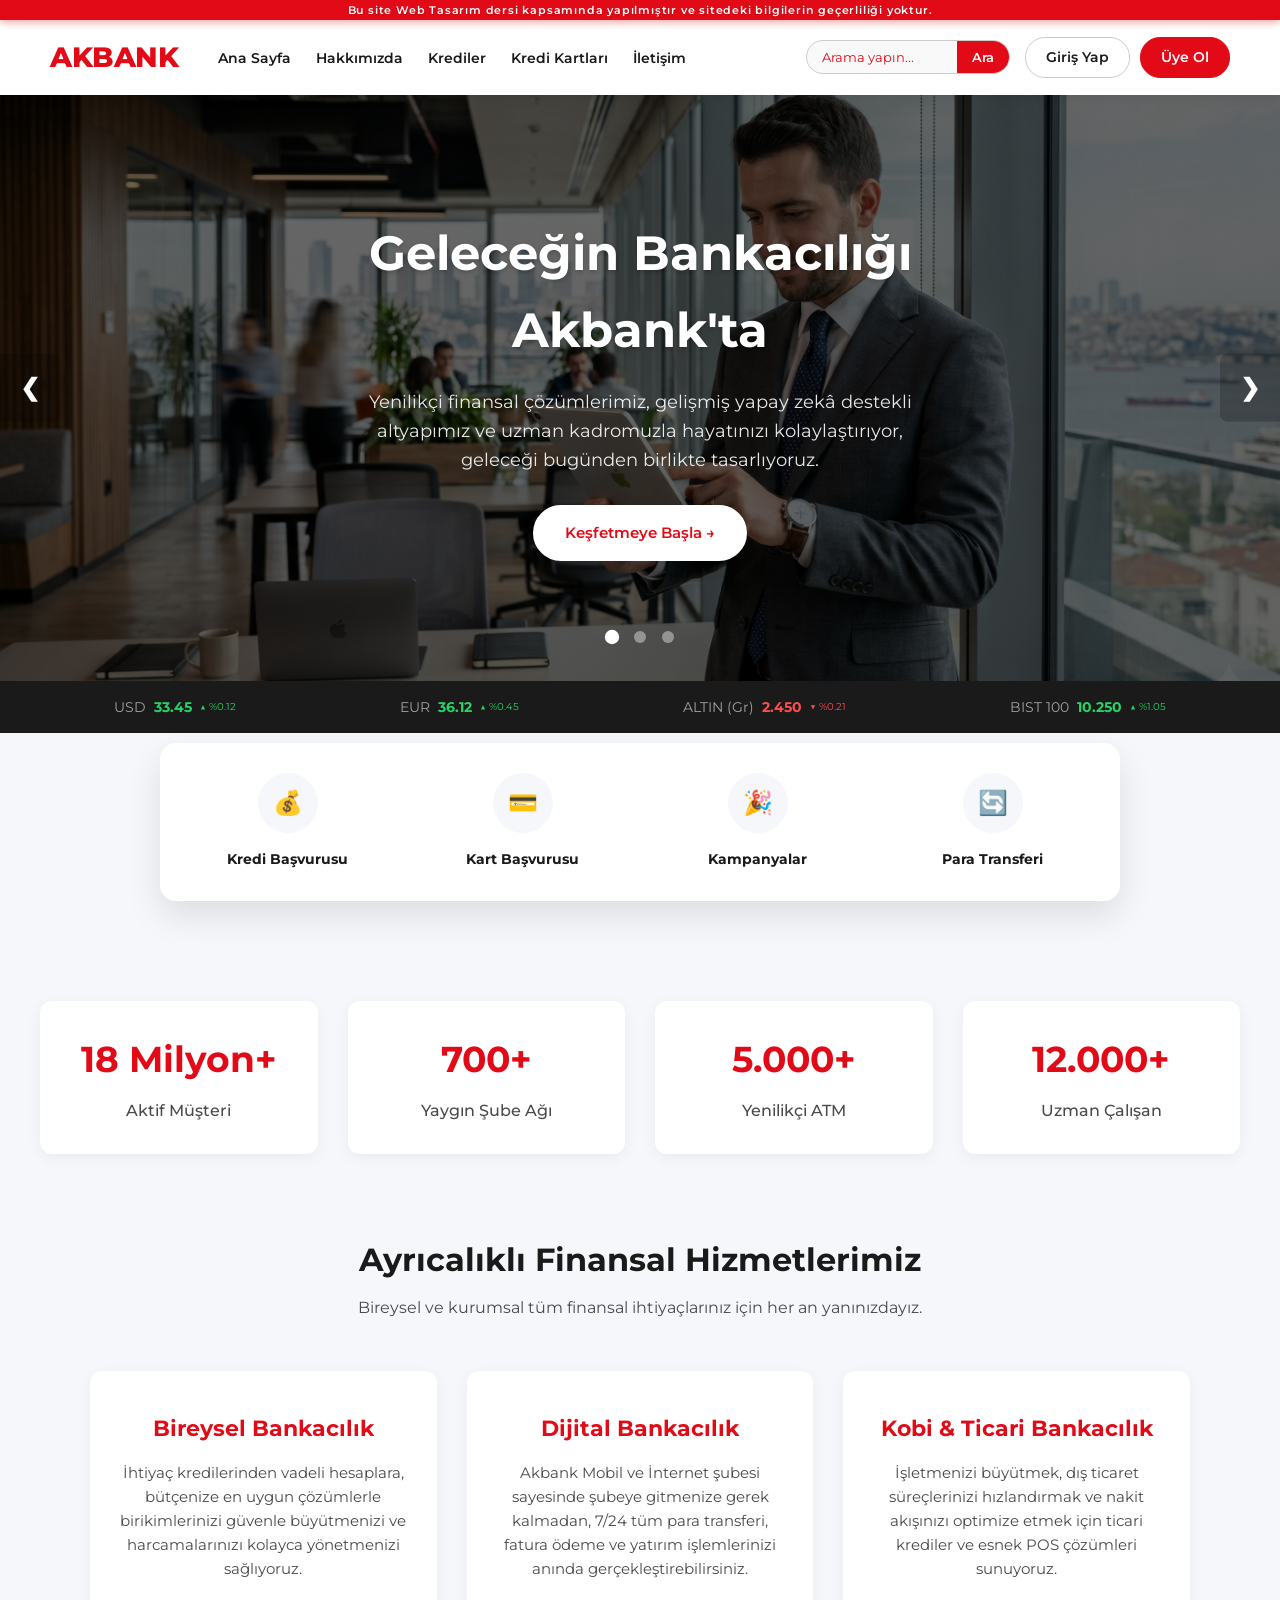
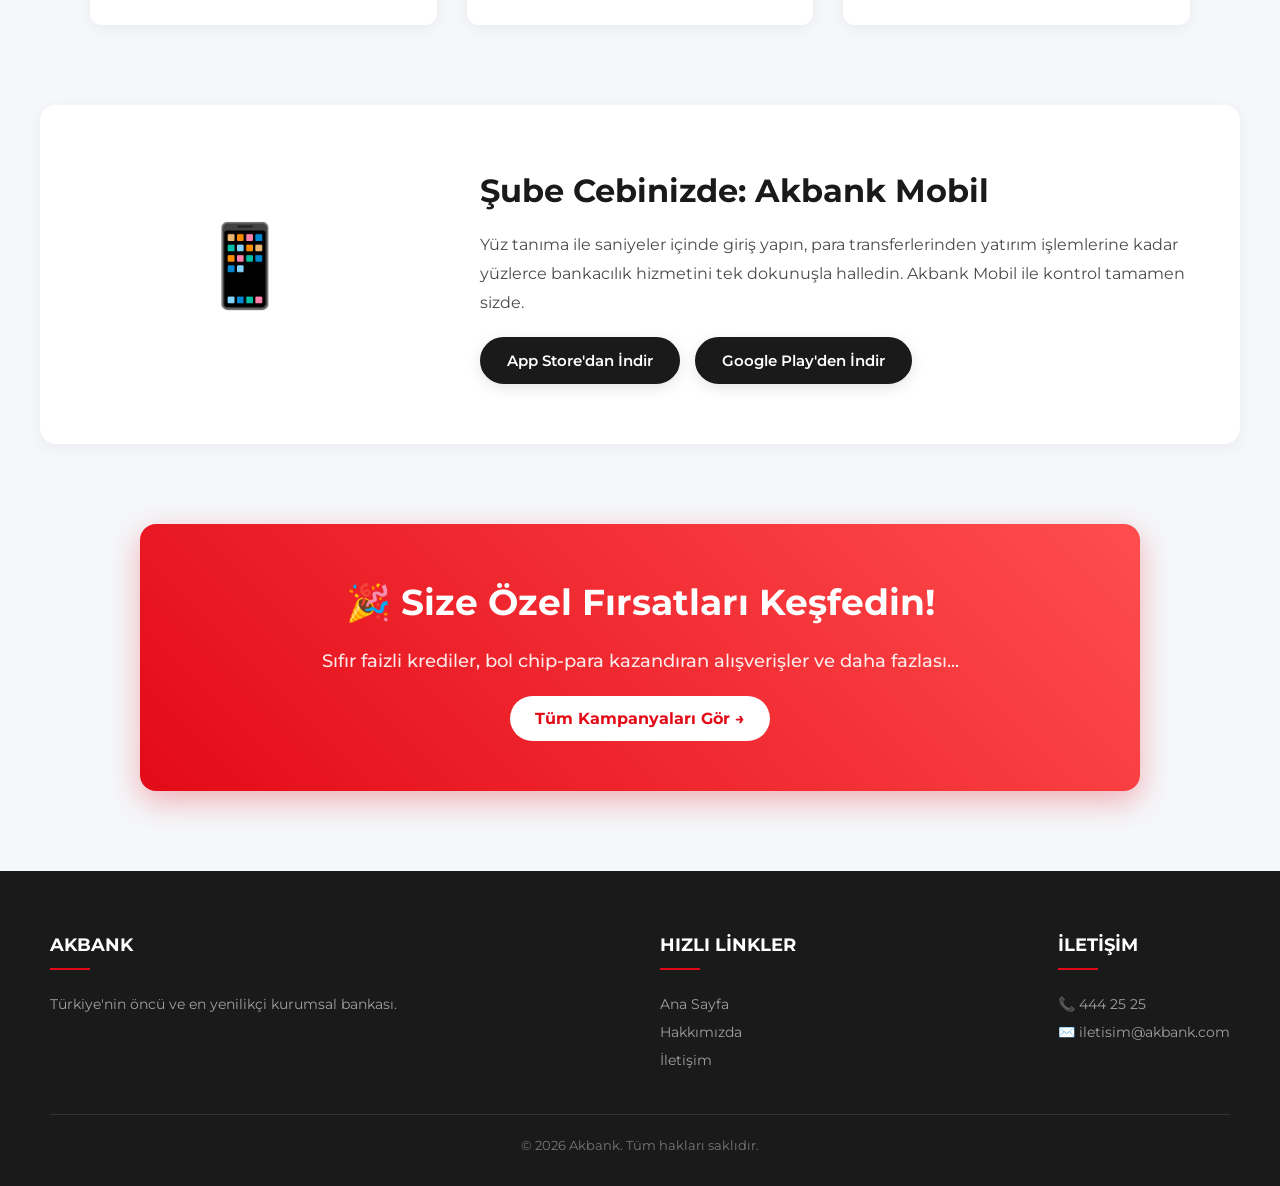
<file: index.html>
<!DOCTYPE html>
<html lang="tr">
<head>
    <meta charset="UTF-8">
    <meta name="viewport" content="width=device-width, initial-scale=1.0">
    <title>Akbank - Geleceği Birlikte Tasarlıyoruz</title>
    <link rel="stylesheet" href="css/style.css">
</head>
<body>

    <div class="top-warning">
        Bu site Web Tasarım dersi kapsamında yapılmıştır ve sitedeki bilgilerin geçerliliği yoktur.
    </div>

    <header>
        <div class="header-left">
            <div class="logo">AKBANK</div>
            <nav>
                <ul class="nav-links">
                    <li><a href="index.html">Ana Sayfa</a></li>
                    <li><a href="hakkimizda.html">Hakkımızda</a></li>
                    <li><a href="krediler.html">Krediler</a></li>
                    <li><a href="kredi-kartlari.html">Kredi Kartları</a></li>
                    <li><a href="iletisim.html">İletişim</a></li>
                </ul>
            </nav>
        </div>
        
        <div class="header-right">
            <div class="search-box">
                <input type="text" id="searchInput" placeholder="Arama yapın...">
                <button type="button" id="searchBtn">Ara</button>
            </div>
            <div id="authButtons" style="display: flex; gap: 10px;">
                <a href="#" class="auth-btn login-btn">Giriş Yap</a>
                <a href="#" class="auth-btn register-btn">Üye Ol</a>
            </div>
            <div id="userProfile" style="display: none; align-items: center; gap: 15px;">
                <span style="color: var(--akbank-red); font-weight: 500;" id="userDisplayName"></span>
                <button id="logoutBtn" class="auth-btn" style="background: #E30A17; border-color: #E30A17; cursor: pointer; color: white;">Çıkış</button>
            </div>
            <div class="hamburger" id="hamburger">
                <span></span>
                <span></span>
                <span></span>
            </div>
        </div>
    </header>

    <section class="hero-slider-container">
        <div class="hero-slider-track" id="heroSliderTrack">
            <div class="hero-slide" style="background: linear-gradient(rgba(0, 0, 0, 0.6), rgba(0, 0, 0, 0.6)), url('images/slider1.jpeg') center/cover no-repeat;">
                <div class="hero-content">
                    <h1>Geleceğin Bankacılığı Akbank'ta</h1>
                    <p>Yenilikçi finansal çözümlerimiz, gelişmiş yapay zekâ destekli altyapımız ve uzman kadromuzla hayatınızı kolaylaştırıyor, geleceği bugünden birlikte tasarlıyoruz.</p>
                    <a href="hakkimizda.html" class="btn">Keşfetmeye Başla &rarr;</a>
                </div>
            </div>
            <div class="hero-slide" style="background: linear-gradient(rgba(0, 0, 0, 0.6), rgba(0, 0, 0, 0.6)), url('images/slider2.jpeg') center/cover no-repeat;">
                <div class="hero-content">
                    <h1>Yeni Müşterilere %0 Faiz!</h1>
                    <p>Hemen Akbanklı olun, 6 ay vadeli sıfır faizli nakit avansınızı saniyeler içinde kullanmaya başlayın.</p>
                    <a href="kampanyalar.html" class="btn">Fırsatı Yakala &rarr;</a>
                </div>
            </div>
            <div class="hero-slide" style="background: linear-gradient(rgba(0, 0, 0, 0.6), rgba(0, 0, 0, 0.6)), url('images/slider3.jpeg') center/cover no-repeat;">
                <div class="hero-content">
                    <h1>Axess ile Alışverişin Keyfi</h1>
                    <p>Yüz binlerce üye iş yerinde taksit imkanı ve anında chip-para kazandıran ayrıcalıklar sizi bekliyor.</p>
                    <a href="kredi-kartlari.html#axess-kart" class="btn">Hemen Başvur &rarr;</a>
                </div>
            </div>
        </div>
        
        <a class="prev-btn" onclick="changeSlide(-1)">&#10094;</a>
        <a class="next-btn" onclick="changeSlide(1)">&#10095;</a>
        
        <div class="slider-dots">
            <span class="dot active" onclick="currentSlide(0)"></span>
            <span class="dot" onclick="currentSlide(1)"></span>
            <span class="dot" onclick="currentSlide(2)"></span>
        </div>
    </section>

    <section style="background: var(--akbank-dark); color: var(--white); padding: 15px 20px;">
        <div style="max-width: 1200px; margin: 0 auto; display: flex; justify-content: space-around; flex-wrap: wrap; font-size: 14px; gap: 15px;">
            <div style="display: flex; align-items: center; gap: 8px;">
                <span style="color: #A0A0A0;">USD</span> 
                <strong style="color: #25D366;">33.45</strong>
                <span style="font-size: 10px; color: #25D366;">▲ %0.12</span>
            </div>
            <div style="display: flex; align-items: center; gap: 8px;">
                <span style="color: #A0A0A0;">EUR</span> 
                <strong style="color: #25D366;">36.12</strong>
                <span style="font-size: 10px; color: #25D366;">▲ %0.45</span>
            </div>
            <div style="display: flex; align-items: center; gap: 8px;">
                <span style="color: #A0A0A0;">ALTIN (Gr)</span> 
                <strong style="color: #ff4d4d;">2.450</strong>
                <span style="font-size: 10px; color: #ff4d4d;">▼ %0.21</span>
            </div>
            <div style="display: flex; align-items: center; gap: 8px;">
                <span style="color: #A0A0A0;">BIST 100</span> 
                <strong style="color: #25D366;">10.250</strong>
                <span style="font-size: 10px; color: #25D366;">▲ %1.05</span>
            </div>
        </div>
    </section>

    <section style="padding: 40px 20px; max-width: 1000px; margin: -30px auto 40px auto; position: relative; z-index: 10;">
        <div style="background: #fff; border-radius: 16px; box-shadow: 0 15px 35px rgba(0,0,0,0.1); display: flex; justify-content: space-around; padding: 30px 20px; flex-wrap: wrap; gap: 20px;">
            <a href="krediler.html" style="text-decoration: none; color: var(--akbank-dark); text-align: center; flex: 1; min-width: 120px; transition: transform 0.3s ease;">
                <div style="width: 60px; height: 60px; background: #F5F7FA; border-radius: 50%; margin: 0 auto 15px auto; display: flex; align-items: center; justify-content: center; font-size: 24px; color: var(--akbank-red);">💰</div>
                <h4 style="font-size: 14px;">Kredi Başvurusu</h4>
            </a>
            <a href="kredi-kartlari.html" style="text-decoration: none; color: var(--akbank-dark); text-align: center; flex: 1; min-width: 120px; transition: transform 0.3s ease;">
                <div style="width: 60px; height: 60px; background: #F5F7FA; border-radius: 50%; margin: 0 auto 15px auto; display: flex; align-items: center; justify-content: center; font-size: 24px; color: var(--akbank-red);">💳</div>
                <h4 style="font-size: 14px;">Kart Başvurusu</h4>
            </a>
            <a href="kampanyalar.html" style="text-decoration: none; color: var(--akbank-dark); text-align: center; flex: 1; min-width: 120px; transition: transform 0.3s ease;">
                <div style="width: 60px; height: 60px; background: #F5F7FA; border-radius: 50%; margin: 0 auto 15px auto; display: flex; align-items: center; justify-content: center; font-size: 24px; color: var(--akbank-red);">🎉</div>
                <h4 style="font-size: 14px;">Kampanyalar</h4>
            </a>
            <a href="para-transferi.html" style="text-decoration: none; color: var(--akbank-dark); text-align: center; flex: 1; min-width: 120px; transition: transform 0.3s ease;">
                <div style="width: 60px; height: 60px; background: #F5F7FA; border-radius: 50%; margin: 0 auto 15px auto; display: flex; align-items: center; justify-content: center; font-size: 24px; color: var(--akbank-red);">🔄</div>
                <h4 style="font-size: 14px;">Para Transferi</h4>
            </a>
        </div>
    </section>

    <section style="padding: 20px 20px 60px 20px; background: var(--light-bg); text-align: center;">
        <div style="display: flex; justify-content: space-around; max-width: 1200px; margin: 0 auto; flex-wrap: wrap; gap: 30px;">
            <div style="background: #fff; padding: 30px; border-radius: 12px; box-shadow: var(--shadow); flex: 1; min-width: 200px;">
                <h2 style="color: var(--akbank-red); font-size: 36px;">18 Milyon+</h2>
                <p style="color: var(--akbank-gray); font-weight: 500; margin-top: 10px;">Aktif Müşteri</p>
            </div>
            <div style="background: #fff; padding: 30px; border-radius: 12px; box-shadow: var(--shadow); flex: 1; min-width: 200px;">
                <h2 style="color: var(--akbank-red); font-size: 36px;">700+</h2>
                <p style="color: var(--akbank-gray); font-weight: 500; margin-top: 10px;">Yaygın Şube Ağı</p>
            </div>
            <div style="background: #fff; padding: 30px; border-radius: 12px; box-shadow: var(--shadow); flex: 1; min-width: 200px;">
                <h2 style="color: var(--akbank-red); font-size: 36px;">5.000+</h2>
                <p style="color: var(--akbank-gray); font-weight: 500; margin-top: 10px;">Yenilikçi ATM</p>
            </div>
            <div style="background: #fff; padding: 30px; border-radius: 12px; box-shadow: var(--shadow); flex: 1; min-width: 200px;">
                <h2 style="color: var(--akbank-red); font-size: 36px;">12.000+</h2>
                <p style="color: var(--akbank-gray); font-weight: 500; margin-top: 10px;">Uzman Çalışan</p>
            </div>
        </div>
    </section>

    <section class="services" style="padding-top: 20px;">
        <h2>Ayrıcalıklı Finansal Hizmetlerimiz</h2>
        <p class="subtitle">Bireysel ve kurumsal tüm finansal ihtiyaçlarınız için her an yanınızdayız.</p>
        <div class="service-cards">
            <div class="card">
                <h3>Bireysel Bankacılık</h3>
                <p>İhtiyaç kredilerinden vadeli hesaplara, bütçenize en uygun çözümlerle birikimlerinizi güvenle büyütmenizi ve harcamalarınızı kolayca yönetmenizi sağlıyoruz.</p>
            </div>
            <div class="card">
                <h3>Dijital Bankacılık</h3>
                <p>Akbank Mobil ve İnternet şubesi sayesinde şubeye gitmenize gerek kalmadan, 7/24 tüm para transferi, fatura ödeme ve yatırım işlemlerinizi anında gerçekleştirebilirsiniz.</p>
            </div>
            <div class="card">
                <h3>Kobi & Ticari Bankacılık</h3>
                <p>İşletmenizi büyütmek, dış ticaret süreçlerinizi hızlandırmak ve nakit akışınızı optimize etmek için ticari krediler ve esnek POS çözümleri sunuyoruz.</p>
            </div>
        </div>
    </section>

    <section style="padding: 60px 20px; background: #fff; max-width: 1200px; margin: 0 auto; border-radius: 16px; box-shadow: var(--shadow); margin-bottom: 60px;">
        <div style="display: flex; align-items: center; justify-content: center; gap: 50px; flex-wrap: wrap;">
            <div style="flex: 1; min-width: 300px; text-align: center;">
                <div style="font-size: 80px; margin-bottom: 20px;">📱</div>
            </div>
            <div style="flex: 2; min-width: 300px;">
                <h2 style="color: var(--akbank-dark); font-size: 32px; margin-bottom: 15px;">Şube Cebinizde: Akbank Mobil</h2>
                <p style="color: var(--akbank-gray); font-size: 16px; line-height: 1.8; margin-bottom: 20px;">
                    Yüz tanıma ile saniyeler içinde giriş yapın, para transferlerinden yatırım işlemlerine kadar yüzlerce bankacılık hizmetini tek dokunuşla halledin. Akbank Mobil ile kontrol tamamen sizde.
                </p>
                <div style="display: flex; gap: 15px;">
                    <button class="btn" style="background: var(--akbank-dark); color: var(--white); border-color: var(--akbank-dark); padding: 12px 25px;">App Store'dan İndir</button>
                    <button class="btn" style="background: var(--akbank-dark); color: var(--white); border-color: var(--akbank-dark); padding: 12px 25px;">Google Play'den İndir</button>
                </div>
            </div>
        </div>
    </section>

    <section style="padding: 0 20px;">
        <a href="kampanyalar.html" class="interactive-campaign-banner">
            <h2>🎉 Size Özel Fırsatları Keşfedin!</h2>
            <p>Sıfır faizli krediler, bol chip-para kazandıran alışverişler ve daha fazlası...</p>
            <span class="action-text">Tüm Kampanyaları Gör &rarr;</span>
        </a>
    </section>

    <footer>
        <div class="footer-content">
            <div class="footer-col">
                <h4>AKBANK</h4>
                <p>Türkiye'nin öncü ve en yenilikçi kurumsal bankası.</p>
            </div>
            <div class="footer-col">
                <h4>HIZLI LİNKLER</h4>
                <ul>
                    <li><a href="index.html">Ana Sayfa</a></li>
                    <li><a href="hakkimizda.html">Hakkımızda</a></li>
                    <li><a href="iletisim.html">İletişim</a></li>
                </ul>
            </div>
            <div class="footer-col">
                <h4>İLETİŞİM</h4>
                <p>📞 444 25 25</p>
                <p>✉️ iletisim@akbank.com</p>
            </div>
        </div>
        <div class="footer-bottom">
            &copy; 2026 Akbank. Tüm hakları saklıdır.
        </div>
    </footer>

    <div id="loginModal" class="modal">
        <div class="modal-content">
            <span class="close-btn" id="closeLogin">&times;</span>
            <h2 style="color: var(--akbank-red); margin-bottom: 20px;">Akbank'a Giriş</h2>
            <form id="loginForm" class="modal-form">
                <div class="form-group">                    <label>Ad Soyad</label>
                    <input type="text" id="loginName" required placeholder="Adınız Soyadınız">
                </div>
                <div class="form-group">                    <label>T.C. Kimlik No</label>
                    <input type="text" id="loginId" required placeholder="11 Haneli Kimlik Numaranız">
                </div>
                <div class="form-group">
                    <label>Akbank Şifresi</label>
                    <input type="password" id="loginPass" required placeholder="Şifreniz">
                </div>
                <button type="submit" class="btn" style="width: 100%;">Güvenli Giriş</button>
                <p id="loginFeedback" class="feedback-msg"></p>
            </form>
        </div>
    </div>

    <div id="registerModal" class="modal">
        <div class="modal-content">
            <span class="close-btn" id="closeRegister">&times;</span>
            <h2 style="color: var(--akbank-red); margin-bottom: 20px;">Akbanklı Ol</h2>
            <form id="registerForm" class="modal-form">
                <div class="form-group">
                    <label>Ad Soyad</label>
                    <input type="text" id="regName" required placeholder="Adınız Soyadınız">
                </div>
                <div class="form-group">
                    <label>T.C. Kimlik No</label>
                    <input type="text" id="regTc" required placeholder="11 Haneli TCKN">
                </div>
                <div class="form-group">
                    <label>Cep Telefonu</label>
                    <input type="tel" id="regPhone" required placeholder="05XX XXX XX XX">
                </div>
                <button type="submit" class="btn" style="width: 100%;">Hemen Başvur</button>
                <p id="regFeedback" class="feedback-msg"></p>
            </form>
        </div>
    </div>

    <script src="js/script.js"></script>
</body>
</html>
</file>
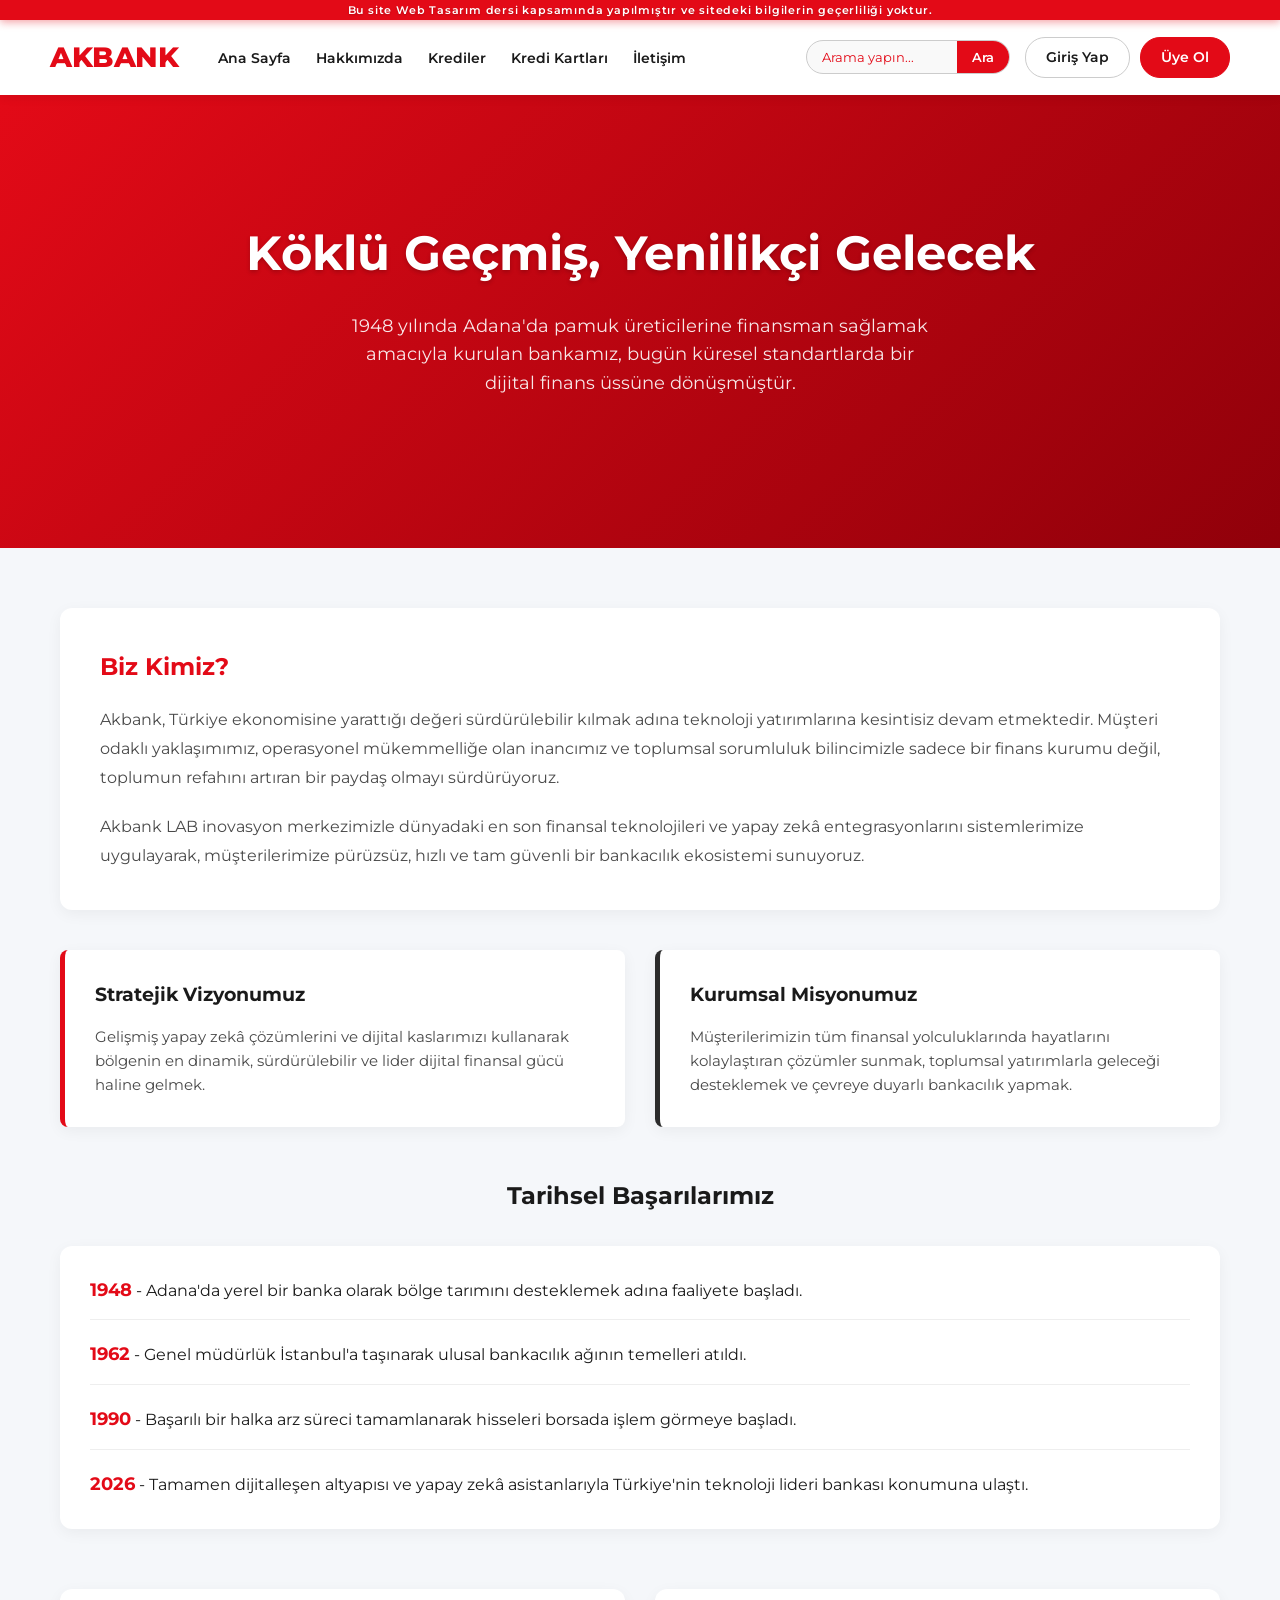
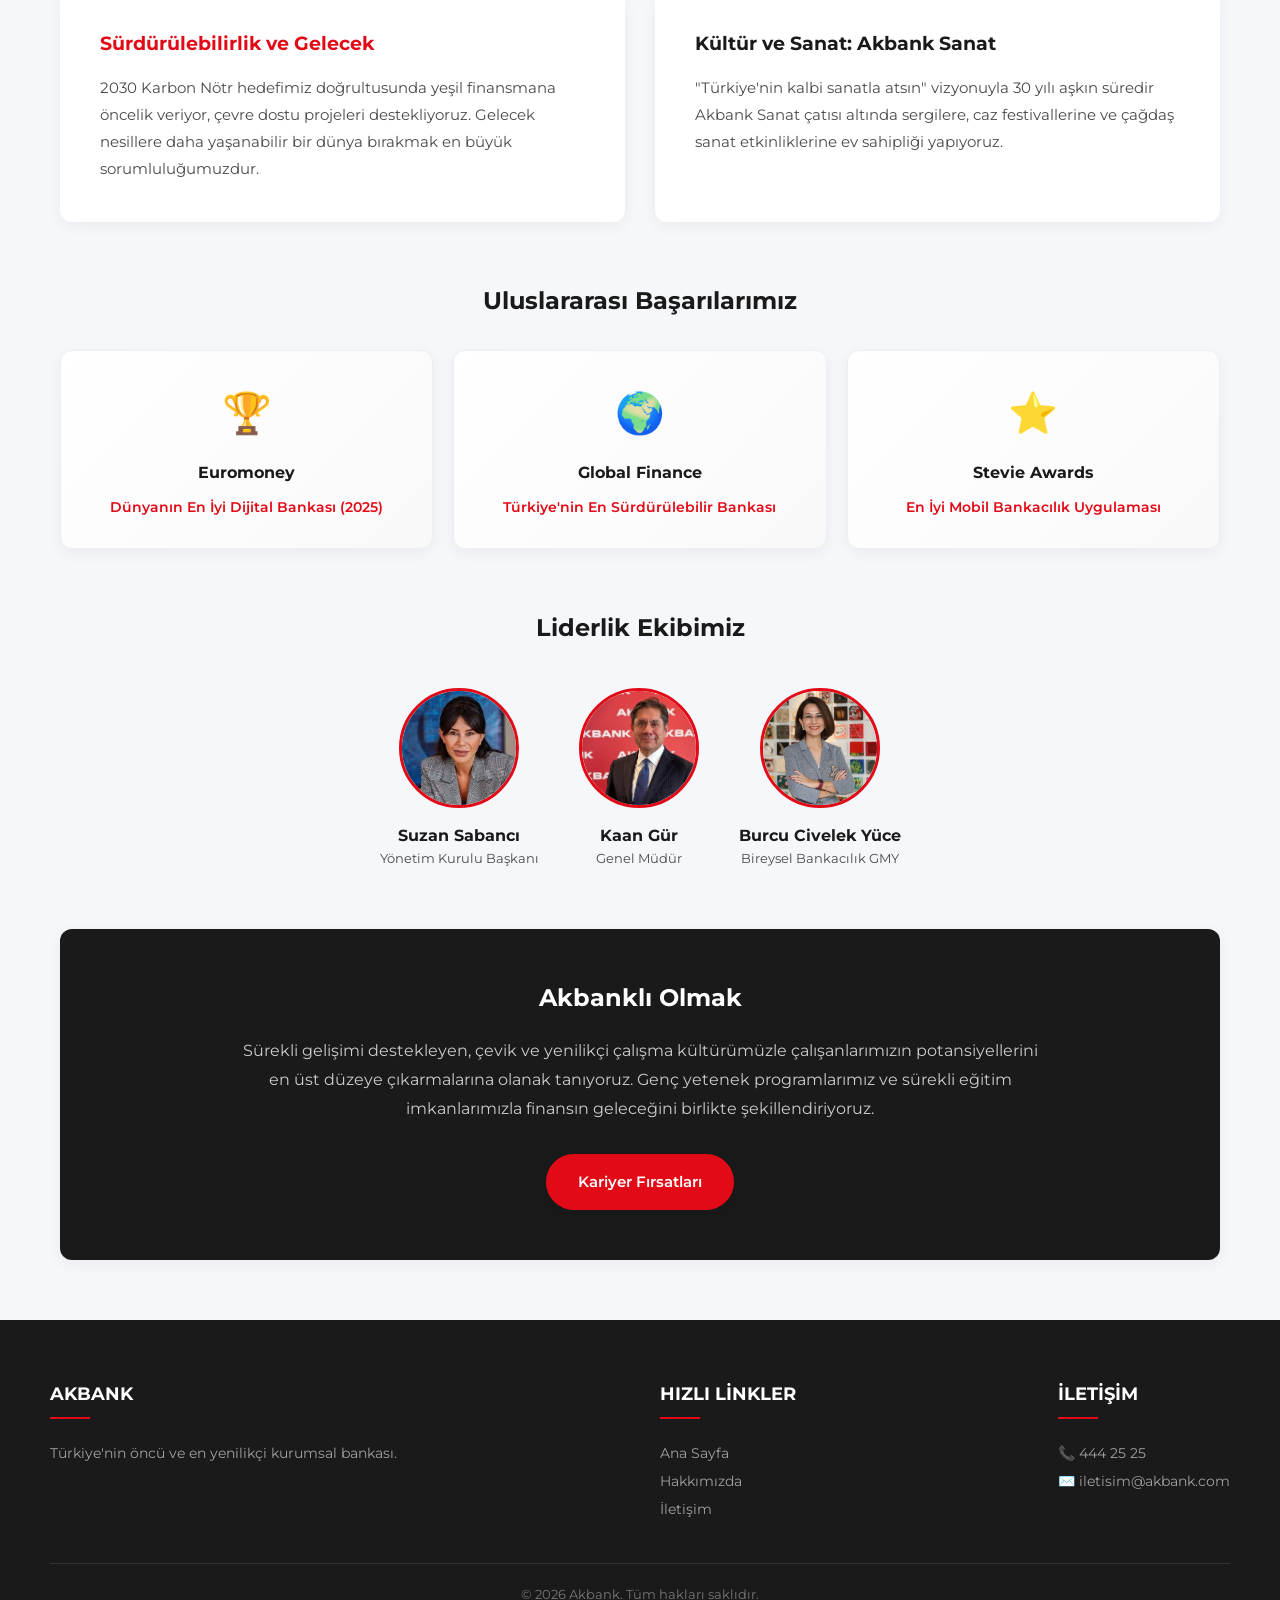
<file: hakkimizda.html>
<!DOCTYPE html>
<html lang="tr">
<head>
    <meta charset="UTF-8">
    <meta name="viewport" content="width=device-width, initial-scale=1.0">
    <title>Hakkımızda - Akbank</title>
    <link rel="stylesheet" href="css/style.css">
</head>
<body>

    <div class="top-warning">
        Bu site Web Tasarım dersi kapsamında yapılmıştır ve sitedeki bilgilerin geçerliliği yoktur.
    </div>

    <header>
        <div class="header-left">
            <div class="logo">AKBANK</div>
            <nav>
                <ul class="nav-links">
                    <li><a href="index.html">Ana Sayfa</a></li>
                    <li><a href="hakkimizda.html">Hakkımızda</a></li>
                    <li><a href="krediler.html">Krediler</a></li>
                    <li><a href="kredi-kartlari.html">Kredi Kartları</a></li>
                    <li><a href="iletisim.html">İletişim</a></li>
                </ul>
            </nav>
        </div>
        
        <div class="header-right">
            <div class="search-box">
                <input type="text" id="searchInput" placeholder="Arama yapın...">
                <button type="button" id="searchBtn">Ara</button>
            </div>
            <div id="authButtons" style="display: flex; gap: 10px;">
                <a href="#" class="auth-btn login-btn">Giriş Yap</a>
                <a href="#" class="auth-btn register-btn">Üye Ol</a>
            </div>
            <div id="userProfile" style="display: none; align-items: center; gap: 15px;">
                <span style="color: var(--akbank-red); font-weight: 500;" id="userDisplayName"></span>
                <button id="logoutBtn" class="auth-btn" style="background: #E30A17; border-color: #E30A17; cursor: pointer; color: white;">Çıkış</button>
            </div>
            <div class="hamburger" id="hamburger">
                <span></span>
                <span></span>
                <span></span>
            </div>
        </div>
    </header>

    <section class="hero">
        <div class="hero-content">
            <h1>Köklü Geçmiş, Yenilikçi Gelecek</h1>
            <p>1948 yılında Adana'da pamuk üreticilerine finansman sağlamak amacıyla kurulan bankamız, bugün küresel standartlarda bir dijital finans üssüne dönüşmüştür.</p>
        </div>
    </section>

    <section style="padding: 60px 20px; max-width: 1200px; margin: 0 auto;">
        
        <div style="background: #fff; padding: 40px; border-radius: 12px; box-shadow: var(--shadow); margin-bottom: 40px;">
            <h2 style="color: var(--akbank-red); margin-bottom: 20px;">Biz Kimiz?</h2>
            <p style="color: var(--akbank-gray); font-size: 16px; line-height: 1.8; margin-bottom: 20px;">
                Akbank, Türkiye ekonomisine yarattığı değeri sürdürülebilir kılmak adına teknoloji yatırımlarına kesintisiz devam etmektedir. Müşteri odaklı yaklaşımımız, operasyonel mükemmelliğe olan inancımız ve toplumsal sorumluluk bilincimizle sadece bir finans kurumu değil, toplumun refahını artıran bir paydaş olmayı sürdürüyoruz.
            </p>
            <p style="color: var(--akbank-gray); font-size: 16px; line-height: 1.8;">
                Akbank LAB inovasyon merkezimizle dünyadaki en son finansal teknolojileri ve yapay zekâ entegrasyonlarını sistemlerimize uygulayarak, müşterilerimize pürüzsüz, hızlı ve tam güvenli bir bankacılık ekosistemi sunuyoruz.
            </p>
        </div>

        <div style="display: flex; gap: 30px; flex-wrap: wrap; margin-bottom: 50px;">
            <div style="flex: 1; min-width: 280px; background: #fff; padding: 30px; border-radius: 8px; box-shadow: var(--shadow); border-left: 5px solid var(--akbank-red);">
                <h3 style="margin-bottom: 15px; color: var(--akbank-dark);">Stratejik Vizyonumuz</h3>
                <p style="color: var(--akbank-gray); font-size: 15px;">Gelişmiş yapay zekâ çözümlerini ve dijital kaslarımızı kullanarak bölgenin en dinamik, sürdürülebilir ve lider dijital finansal gücü haline gelmek.</p>
            </div>
            <div style="flex: 1; min-width: 280px; background: #fff; padding: 30px; border-radius: 8px; box-shadow: var(--shadow); border-left: 5px solid #2B2B2B;">
                <h3 style="margin-bottom: 15px; color: var(--akbank-dark);">Kurumsal Misyonumuz</h3>
                <p style="color: var(--akbank-gray); font-size: 15px;">Müşterilerimizin tüm finansal yolculuklarında hayatlarını kolaylaştıran çözümler sunmak, toplumsal yatırımlarla geleceği desteklemek ve çevreye duyarlı bankacılık yapmak.</p>
            </div>
        </div>

        <h3 style="text-align: center; margin-bottom: 30px; font-size: 24px; color: var(--akbank-dark);">Tarihsel Başarılarımız</h3>
        <div style="background: #fff; padding: 30px; border-radius: 12px; box-shadow: var(--shadow); margin-bottom: 60px;">
            <div style="margin-bottom: 20px; border-bottom: 1px solid #eee; padding-bottom: 15px;">
                <strong style="color: var(--akbank-red); font-size: 18px;">1948</strong> - Adana'da yerel bir banka olarak bölge tarımını desteklemek adına faaliyete başladı.
            </div>
            <div style="margin-bottom: 20px; border-bottom: 1px solid #eee; padding-bottom: 15px;">
                <strong style="color: var(--akbank-red); font-size: 18px;">1962</strong> - Genel müdürlük İstanbul'a taşınarak ulusal bankacılık ağının temelleri atıldı.
            </div>
            <div style="margin-bottom: 20px; border-bottom: 1px solid #eee; padding-bottom: 15px;">
                <strong style="color: var(--akbank-red); font-size: 18px;">1990</strong> - Başarılı bir halka arz süreci tamamlanarak hisseleri borsada işlem görmeye başladı.
            </div>
            <div>
                <strong style="color: var(--akbank-red); font-size: 18px;">2026</strong> - Tamamen dijitalleşen altyapısı ve yapay zekâ asistanlarıyla Türkiye'nin teknoloji lideri bankası konumuna ulaştı.
            </div>
        </div>

        <div style="display: flex; gap: 30px; flex-wrap: wrap; margin-bottom: 60px;">
            <div style="flex: 1; min-width: 300px; background: #fff; padding: 40px; border-radius: 12px; box-shadow: var(--shadow);">
                <h3 style="color: var(--akbank-red); margin-bottom: 15px;">Sürdürülebilirlik ve Gelecek</h3>
                <p style="color: var(--akbank-gray); font-size: 15px; line-height: 1.8;">2030 Karbon Nötr hedefimiz doğrultusunda yeşil finansmana öncelik veriyor, çevre dostu projeleri destekliyoruz. Gelecek nesillere daha yaşanabilir bir dünya bırakmak en büyük sorumluluğumuzdur.</p>
            </div>
            <div style="flex: 1; min-width: 300px; background: #fff; padding: 40px; border-radius: 12px; box-shadow: var(--shadow);">
                <h3 style="color: var(--akbank-dark); margin-bottom: 15px;">Kültür ve Sanat: Akbank Sanat</h3>
                <p style="color: var(--akbank-gray); font-size: 15px; line-height: 1.8;">"Türkiye'nin kalbi sanatla atsın" vizyonuyla 30 yılı aşkın süredir Akbank Sanat çatısı altında sergilere, caz festivallerine ve çağdaş sanat etkinliklerine ev sahipliği yapıyoruz.</p>
            </div>
        </div>

        <h3 style="text-align: center; margin-bottom: 30px; font-size: 24px; color: var(--akbank-dark);">Uluslararası Başarılarımız</h3>
        <div style="display: grid; grid-template-columns: repeat(auto-fit, minmax(250px, 1fr)); gap: 20px; margin-bottom: 60px;">
            <div style="background: linear-gradient(135deg, #fff, #f9f9f9); padding: 30px; border-radius: 12px; text-align: center; box-shadow: var(--shadow); border: 1px solid #eee;">
                <div style="font-size: 40px; margin-bottom: 15px;">🏆</div>
                <h4 style="color: var(--akbank-dark); margin-bottom: 10px;">Euromoney</h4>
                <p style="color: var(--akbank-red); font-weight: 600; font-size: 14px;">Dünyanın En İyi Dijital Bankası (2025)</p>
            </div>
            <div style="background: linear-gradient(135deg, #fff, #f9f9f9); padding: 30px; border-radius: 12px; text-align: center; box-shadow: var(--shadow); border: 1px solid #eee;">
                <div style="font-size: 40px; margin-bottom: 15px;">🌍</div>
                <h4 style="color: var(--akbank-dark); margin-bottom: 10px;">Global Finance</h4>
                <p style="color: var(--akbank-red); font-weight: 600; font-size: 14px;">Türkiye'nin En Sürdürülebilir Bankası</p>
            </div>
            <div style="background: linear-gradient(135deg, #fff, #f9f9f9); padding: 30px; border-radius: 12px; text-align: center; box-shadow: var(--shadow); border: 1px solid #eee;">
                <div style="font-size: 40px; margin-bottom: 15px;">⭐</div>
                <h4 style="color: var(--akbank-dark); margin-bottom: 10px;">Stevie Awards</h4>
                <p style="color: var(--akbank-red); font-weight: 600; font-size: 14px;">En İyi Mobil Bankacılık Uygulaması</p>
            </div>
        </div>

        <h3 style="text-align: center; margin-bottom: 40px; font-size: 24px; color: var(--akbank-dark);">Liderlik Ekibimiz</h3>
        <div style="display: flex; justify-content: center; gap: 40px; flex-wrap: wrap; margin-bottom: 60px;">
            <div style="text-align: center;">
                <img src="images/suzan-sabanci.jpg" alt="Suzan Sabancı" style="width: 120px; height: 120px; border-radius: 50%; object-fit: cover; margin: 0 auto 15px auto; border: 3px solid var(--akbank-red); display: block;">
                <h4 style="color: var(--akbank-dark);">Suzan Sabancı</h4>
                <p style="color: var(--akbank-gray); font-size: 13px;">Yönetim Kurulu Başkanı</p>
            </div>
            <div style="text-align: center;">
                <img src="images/kaan-gur.jpg" alt="Kaan Gür" style="width: 120px; height: 120px; border-radius: 50%; object-fit: cover; margin: 0 auto 15px auto; border: 3px solid var(--akbank-red); display: block;">
                <h4 style="color: var(--akbank-dark);">Kaan Gür</h4>
                <p style="color: var(--akbank-gray); font-size: 13px;">Genel Müdür</p>
            </div>
            <div style="text-align: center;">
                <img src="images/burcu-civelek-yuce.jpg" alt="Burcu Civelek Yüce" style="width: 120px; height: 120px; border-radius: 50%; object-fit: cover; margin: 0 auto 15px auto; border: 3px solid var(--akbank-red); display: block;">
                <h4 style="color: var(--akbank-dark);">Burcu Civelek Yüce</h4>
                <p style="color: var(--akbank-gray); font-size: 13px;">Bireysel Bankacılık GMY</p>
            </div>
        </div>

        <div style="background: var(--akbank-dark); color: var(--white); padding: 50px; border-radius: 12px; text-align: center; box-shadow: var(--shadow);">
            <h3 style="color: var(--white); margin-bottom: 20px; font-size: 24px;">Akbanklı Olmak</h3>
            <p style="color: #ccc; font-size: 16px; line-height: 1.8; max-width: 800px; margin: 0 auto 30px auto;">
                Sürekli gelişimi destekleyen, çevik ve yenilikçi çalışma kültürümüzle çalışanlarımızın potansiyellerini en üst düzeye çıkarmalarına olanak tanıyoruz. Genç yetenek programlarımız ve sürekli eğitim imkanlarımızla finansın geleceğini birlikte şekillendiriyoruz.
            </p>
            <a href="#" class="btn" style="background: var(--akbank-red); color: var(--white); border-color: var(--akbank-red);">Kariyer Fırsatları</a>
        </div>

    </section>

    <footer>
        <div class="footer-content">
            <div class="footer-col">
                <h4>AKBANK</h4>
                <p>Türkiye'nin öncü ve en yenilikçi kurumsal bankası.</p>
            </div>
            <div class="footer-col">
                <h4>HIZLI LİNKLER</h4>
                <ul>
                    <li><a href="index.html">Ana Sayfa</a></li>
                    <li><a href="hakkimizda.html">Hakkımızda</a></li>
                    <li><a href="iletisim.html">İletişim</a></li>
                </ul>
            </div>
            <div class="footer-col">
                <h4>İLETİŞİM</h4>
                <p>📞 444 25 25</p>
                <p>✉️ iletisim@akbank.com</p>
            </div>
        </div>
        <div class="footer-bottom">
            &copy; 2026 Akbank. Tüm hakları saklıdır.
        </div>
    </footer>

    <div id="loginModal" class="modal">
        <div class="modal-content">
            <span class="close-btn" id="closeLogin">&times;</span>
            <h2 style="color: var(--akbank-red); margin-bottom: 20px;">Akbank'a Giriş</h2>
            <form id="loginForm" class="modal-form">
                <div class="form-group">                    <label>Ad Soyad</label>
                    <input type="text" id="loginName" required placeholder="Adınız Soyadınız">
                </div>
                <div class="form-group">                    <label>T.C. Kimlik No</label>
                    <input type="text" id="loginId" required placeholder="11 Haneli Kimlik Numaranız">
                </div>
                <div class="form-group">
                    <label>Akbank Şifresi</label>
                    <input type="password" id="loginPass" required placeholder="Şifreniz">
                </div>
                <button type="submit" class="btn" style="width: 100%;">Güvenli Giriş</button>
                <p id="loginFeedback" class="feedback-msg"></p>
            </form>
        </div>
    </div>

    <div id="registerModal" class="modal">
        <div class="modal-content">
            <span class="close-btn" id="closeRegister">&times;</span>
            <h2 style="color: var(--akbank-red); margin-bottom: 20px;">Akbanklı Ol</h2>
            <form id="registerForm" class="modal-form">
                <div class="form-group">
                    <label>Ad Soyad</label>
                    <input type="text" id="regName" required placeholder="Adınız Soyadınız">
                </div>
                <div class="form-group">
                    <label>T.C. Kimlik No</label>
                    <input type="text" id="regTc" required placeholder="11 Haneli TCKN">
                </div>
                <div class="form-group">
                    <label>Cep Telefonu</label>
                    <input type="tel" id="regPhone" required placeholder="05XX XXX XX XX">
                </div>
                <button type="submit" class="btn" style="width: 100%;">Hemen Başvur</button>
                <p id="regFeedback" class="feedback-msg"></p>
            </form>
        </div>
    </div>

    <script src="js/script.js"></script>
</body>
</html>
</file>
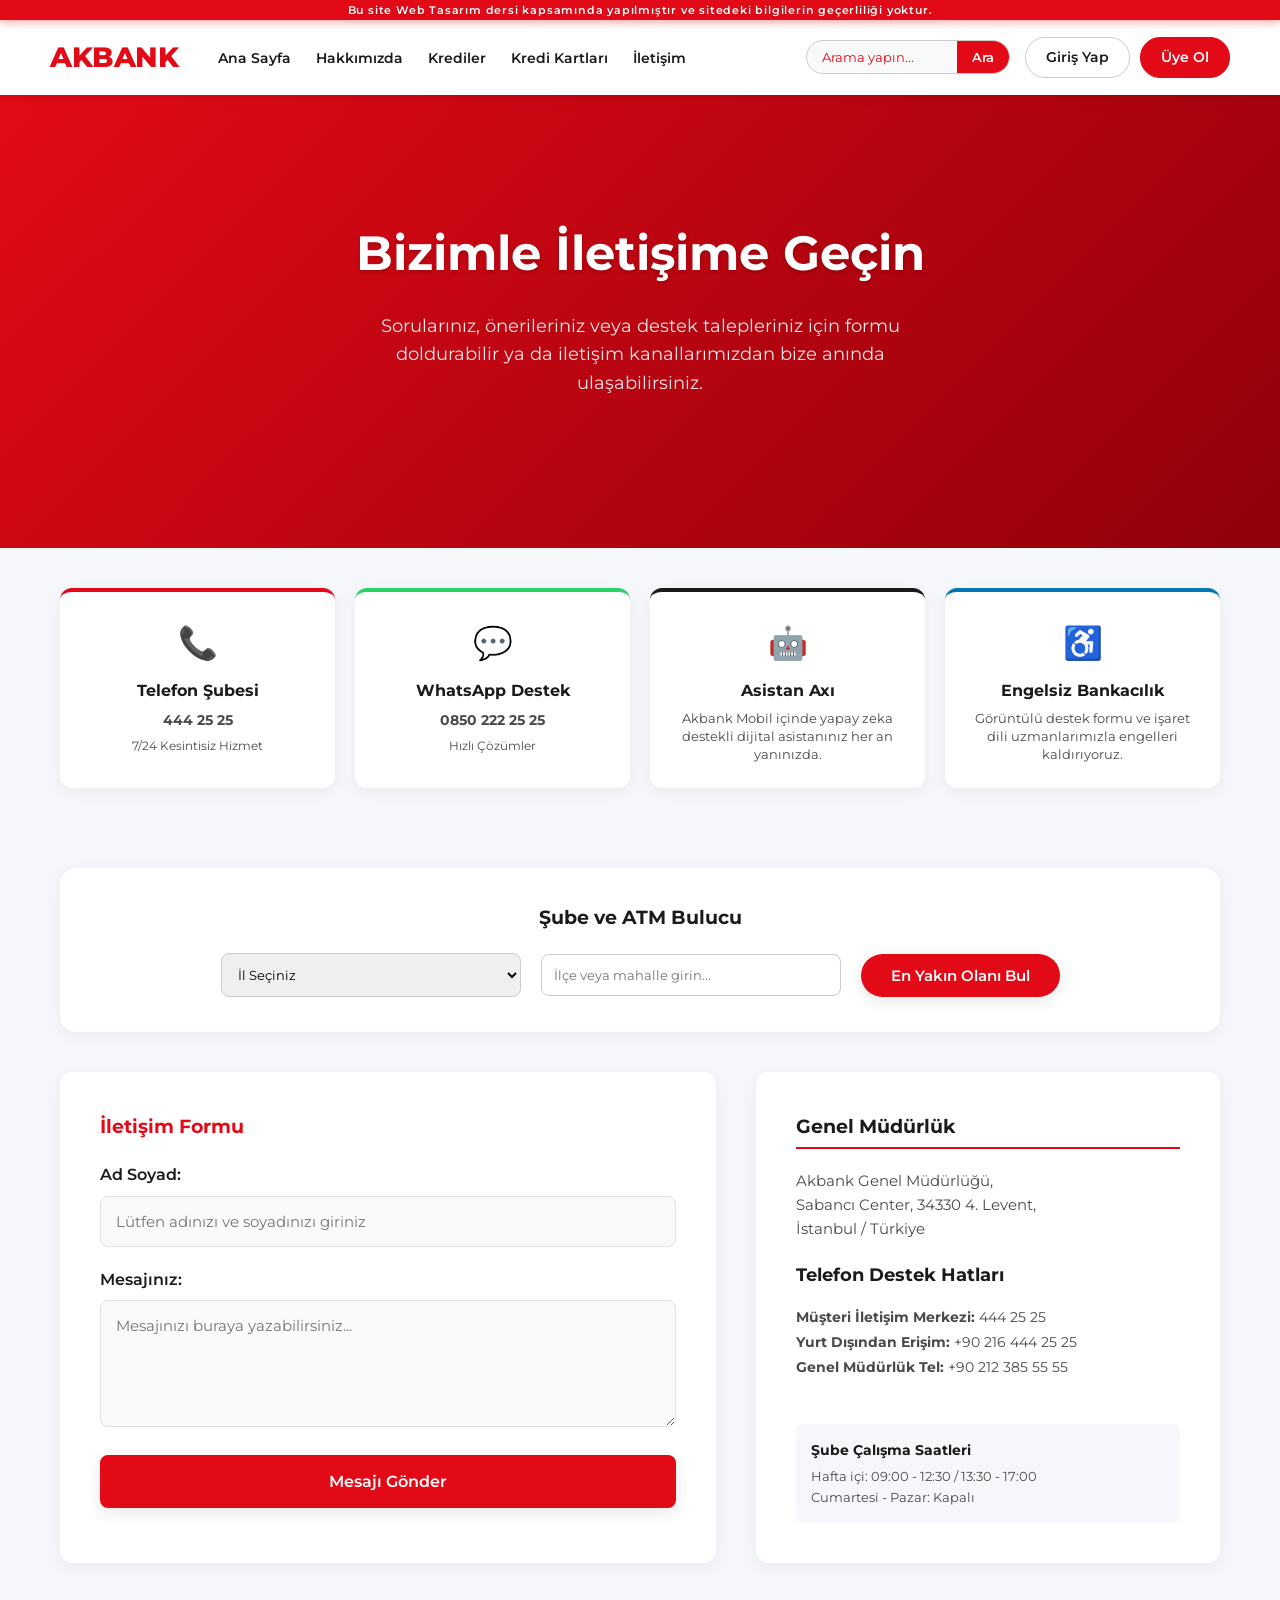
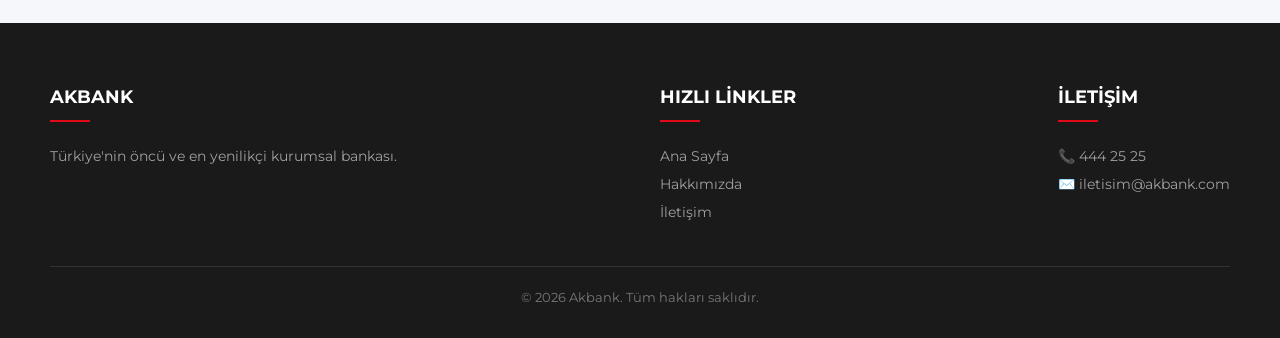
<file: iletisim.html>
<!DOCTYPE html>
<html lang="tr">
<head>
    <meta charset="UTF-8">
    <meta name="viewport" content="width=device-width, initial-scale=1.0">
    <title>İletişim - Akbank</title>
    <link rel="stylesheet" href="css/style.css">
</head>
<body>

    <div class="top-warning">
        Bu site Web Tasarım dersi kapsamında yapılmıştır ve sitedeki bilgilerin geçerliliği yoktur.
    </div>

    <header>
        <div class="header-left">
            <div class="logo">AKBANK</div>
            <nav>
                <ul class="nav-links">
                    <li><a href="index.html">Ana Sayfa</a></li>
                    <li><a href="hakkimizda.html">Hakkımızda</a></li>
                    <li><a href="krediler.html">Krediler</a></li>
                    <li><a href="kredi-kartlari.html">Kredi Kartları</a></li>
                    <li><a href="iletisim.html">İletişim</a></li>
                </ul>
            </nav>
        </div>
        <div class="header-right">
            <div class="search-box">
                <input type="text" id="searchInput" placeholder="Arama yapın...">
                <button type="button" id="searchBtn">Ara</button>
            </div>
            <div id="authButtons" style="display: flex; gap: 10px;">
                <a href="#" class="auth-btn login-btn">Giriş Yap</a>
                <a href="#" class="auth-btn register-btn">Üye Ol</a>
            </div>
            <div id="userProfile" style="display: none; align-items: center; gap: 15px;">
                <span style="color: var(--akbank-red); font-weight: 500;" id="userDisplayName"></span>
                <button id="logoutBtn" class="auth-btn" style="background: #E30A17; border-color: #E30A17; cursor: pointer; color: white;">Çıkış</button>
            </div>
            <div class="hamburger" id="hamburger">
                <span></span>
                <span></span>
                <span></span>
            </div>
        </div>
    </header>

    <section class="hero">
        <div class="hero-content">
            <h1>Bizimle İletişime Geçin</h1>
            <p>Sorularınız, önerileriniz veya destek talepleriniz için formu doldurabilir ya da iletişim kanallarımızdan bize anında ulaşabilirsiniz.</p>
        </div>
    </section>

    <section style="padding: 40px 20px; max-width: 1200px; margin: 0 auto;">
        <div style="display: grid; grid-template-columns: repeat(auto-fit, minmax(250px, 1fr)); gap: 20px; margin-bottom: 40px;">
            <div style="background: #fff; padding: 25px; border-radius: 12px; text-align: center; box-shadow: var(--shadow); border-top: 4px solid var(--akbank-red);">
                <div style="font-size: 32px; margin-bottom: 10px;">📞</div>
                <h4 style="color: var(--akbank-dark); margin-bottom: 5px;">Telefon Şubesi</h4>
                <p style="color: var(--akbank-gray); font-size: 14px; font-weight: bold;">444 25 25</p>
                <p style="color: var(--akbank-gray); font-size: 12px; margin-top: 5px;">7/24 Kesintisiz Hizmet</p>
            </div>
            <div style="background: #fff; padding: 25px; border-radius: 12px; text-align: center; box-shadow: var(--shadow); border-top: 4px solid #25D366;">
                <div style="font-size: 32px; margin-bottom: 10px;">💬</div>
                <h4 style="color: var(--akbank-dark); margin-bottom: 5px;">WhatsApp Destek</h4>
                <p style="color: var(--akbank-gray); font-size: 14px; font-weight: bold;">0850 222 25 25</p>
                <p style="color: var(--akbank-gray); font-size: 12px; margin-top: 5px;">Hızlı Çözümler</p>
            </div>
            <div style="background: #fff; padding: 25px; border-radius: 12px; text-align: center; box-shadow: var(--shadow); border-top: 4px solid var(--akbank-dark);">
                <div style="font-size: 32px; margin-bottom: 10px;">🤖</div>
                <h4 style="color: var(--akbank-dark); margin-bottom: 5px;">Asistan Axı</h4>
                <p style="color: var(--akbank-gray); font-size: 13px; line-height: 1.4;">Akbank Mobil içinde yapay zeka destekli dijital asistanınız her an yanınızda.</p>
            </div>
            <div style="background: #fff; padding: 25px; border-radius: 12px; text-align: center; box-shadow: var(--shadow); border-top: 4px solid #0077B5;">
                <div style="font-size: 32px; margin-bottom: 10px;">♿</div>
                <h4 style="color: var(--akbank-dark); margin-bottom: 5px;">Engelsiz Bankacılık</h4>
                <p style="color: var(--akbank-gray); font-size: 13px; line-height: 1.4;">Görüntülü destek formu ve işaret dili uzmanlarımızla engelleri kaldırıyoruz.</p>
            </div>
        </div>
    </section>

    <section style="padding: 0 20px; max-width: 1200px; margin: 0 auto 40px auto;">
        <div style="background: #fff; padding: 35px; border-radius: 16px; box-shadow: var(--shadow);">
            <h3 style="color: var(--akbank-dark); margin-bottom: 20px; text-align: center;">Şube ve ATM Bulucu</h3>
            <div style="display: flex; gap: 20px; flex-wrap: wrap; justify-content: center; align-items: center;">
                <div style="flex: 1; min-width: 200px; max-width: 300px;">
                    <select id="sehirSecim" style="width: 100%; padding: 12px; border: 1px solid #CCC; border-radius: 8px; font-family: 'Montserrat', sans-serif; outline: none;">
                        <option value="">İl Seçiniz</option>
                        <option value="İstanbul">İstanbul</option>
                        <option value="Ankara">Ankara</option>
                        <option value="İzmir">İzmir</option>
                        <option value="Eskişehir">Eskişehir</option>
                        <option value="Konya">Konya</option>
                        <option value="Antalya">Antalya</option>
                        <option value="Bursa">Bursa</option>
                        <option value="Adana">Adana</option>
                    </select>
                </div>
                <div style="flex: 1; min-width: 200px; max-width: 300px;">
                    <input type="text" id="ilceGiris" placeholder="İlçe veya mahalle girin..." style="width: 100%; padding: 12px; border: 1px solid #CCC; border-radius: 8px; font-family: 'Montserrat', sans-serif; outline: none;">
                </div>
                <button type="button" id="lokasyonBulBtn" class="btn" style="background: var(--akbank-red); color: white; border: none; padding: 12px 30px;">En Yakın Olanı Bul</button>
            </div>
            
            <div id="lokasyonSonuc" style="display: none; margin-top: 30px; border-top: 1px solid #EEE; padding-top: 25px;">
                <h4 style="color: var(--akbank-dark); margin-bottom: 15px; text-align: center;">Size En Yakın Noktalar</h4>
                <div id="sonucListe" style="display: flex; flex-wrap: wrap; gap: 20px; justify-content: center;">
                    
                </div>
            </div>
        </div>
    </section>

    <div style="display: flex; gap: 40px; max-width: 1200px; margin: 0 auto 60px auto; padding: 0 20px; flex-wrap: wrap;">
        <div style="flex: 1.5; min-width: 320px; background: #fff; padding: 40px; border-radius: 12px; box-shadow: var(--shadow);">
            <h3 style="color: var(--akbank-red); margin-bottom: 20px;">İletişim Formu</h3>
            <form id="contactForm" class="contact-form">
                <div class="form-group">
                    <label for="name">Ad Soyad:</label>
                    <input type="text" id="name" name="name" placeholder="Lütfen adınızı ve soyadınızı giriniz">
                </div>
                <div class="form-group">
                    <label for="message">Mesajınız:</label>
                    <textarea id="message" name="message" rows="5" placeholder="Mesajınızı buraya yazabilirsiniz..."></textarea>
                </div>
                <button type="submit" class="btn">Mesajı Gönder</button>
                <p id="formFeedback" class="feedback-msg"></p>
            </form>
        </div>

        <div style="flex: 1; min-width: 280px; background: #fff; padding: 40px; border-radius: 12px; box-shadow: var(--shadow); display: flex; flex-direction: column; justify-content: space-between;">
            <div>
                <h3 style="color: var(--akbank-dark); margin-bottom: 20px; border-bottom: 2px solid var(--akbank-red); padding-bottom: 5px;">Genel Müdürlük</h3>
                <p style="color: var(--akbank-gray); font-size: 15px; line-height: 1.6; margin-bottom: 20px;">
                    Akbank Genel Müdürlüğü,<br>
                    Sabancı Center, 34330 4. Levent,<br>
                    İstanbul / Türkiye
                </p>
                <h3 style="color: var(--akbank-dark); margin-bottom: 15px; font-size: 18px;">Telefon Destek Hatları</h3>
                <p style="color: var(--akbank-gray); font-size: 14px; line-height: 1.8; margin-bottom: 20px;">
                    <strong>Müşteri İletişim Merkezi:</strong> 444 25 25<br>
                    <strong>Yurt Dışından Erişim:</strong> +90 216 444 25 25<br>
                    <strong>Genel Müdürlük Tel:</strong> +90 212 385 55 55
                </p>
            </div>
            <div style="background: #F5F7FA; padding: 15px; border-radius: 6px;">
                <h4 style="margin-bottom: 5px; font-size: 14px; color: var(--akbank-dark);">Şube Çalışma Saatleri</h4>
                <p style="color: var(--akbank-gray); font-size: 13px;">Hafta içi: 09:00 - 12:30 / 13:30 - 17:00<br>Cumartesi - Pazar: Kapalı</p>
            </div>
        </div>
    </div>

    <footer>
        <div class="footer-content">
            <div class="footer-col">
                <h4>AKBANK</h4>
                <p>Türkiye'nin öncü ve en yenilikçi kurumsal bankası.</p>
            </div>
            <div class="footer-col">
                <h4>HIZLI LİNKLER</h4>
                <ul>
                    <li><a href="index.html">Ana Sayfa</a></li>
                    <li><a href="hakkimizda.html">Hakkımızda</a></li>
                    <li><a href="iletisim.html">İletişim</a></li>
                </ul>
            </div>
            <div class="footer-col">
                <h4>İLETİŞİM</h4>
                <p>📞 444 25 25</p>
                <p>✉️ iletisim@akbank.com</p>
            </div>
        </div>
        <div class="footer-bottom">
            &copy; 2026 Akbank. Tüm hakları saklıdır.
        </div>
    </footer>

    <div id="loginModal" class="modal">
        <div class="modal-content">
            <span class="close-btn" id="closeLogin">&times;</span>
            <h2 style="color: var(--akbank-red); margin-bottom: 20px;">Akbank'a Giriş</h2>
            <form id="loginForm" class="modal-form">
                <div class="form-group">                    <label>Ad Soyad</label>
                    <input type="text" id="loginName" required placeholder="Adınız Soyadınız">
                </div>
                <div class="form-group">                    <label>T.C. Kimlik No</label>
                    <input type="text" id="loginId" required placeholder="11 Haneli Kimlik Numaranız">
                </div>
                <div class="form-group">
                    <label>Akbank Şifresi</label>
                    <input type="password" id="loginPass" required placeholder="Şifreniz">
                </div>
                <button type="submit" class="btn" style="width: 100%;">Güvenli Giriş</button>
                <p id="loginFeedback" class="feedback-msg"></p>
            </form>
        </div>
    </div>

    <div id="registerModal" class="modal">
        <div class="modal-content">
            <span class="close-btn" id="closeRegister">&times;</span>
            <h2 style="color: var(--akbank-red); margin-bottom: 20px;">Akbanklı Ol</h2>
            <form id="registerForm" class="modal-form">
                <div class="form-group">
                    <label>Ad Soyad</label>
                    <input type="text" id="regName" required placeholder="Adınız Soyadınız">
                </div>
                <div class="form-group">
                    <label>T.C. Kimlik No</label>
                    <input type="text" id="regTc" required placeholder="11 Haneli TCKN">
                </div>
                <div class="form-group">
                    <label>Cep Telefonu</label>
                    <input type="tel" id="regPhone" required placeholder="05XX XXX XX XX">
                </div>
                <button type="submit" class="btn" style="width: 100%;">Hemen Başvur</button>
                <p id="regFeedback" class="feedback-msg"></p>
            </form>
        </div>
    </div>

    <script src="js/script.js"></script>
    <script>
        const lokasyonBulBtn = document.getElementById('lokasyonBulBtn');
        if(lokasyonBulBtn) {
            lokasyonBulBtn.addEventListener('click', function() {
                const sehir = document.getElementById('sehirSecim').value;
                const ilce = document.getElementById('ilceGiris').value.trim();
                const sonucDiv = document.getElementById('lokasyonSonuc');
                const sonucListe = document.getElementById('sonucListe');

                if (sehir === "" || ilce === "") {
                    alert("Lütfen il seçimi yapın ve ilçe/mahalle bilgisini girin.");
                    return;
                }

                sonucListe.innerHTML = `
                    <div style="flex: 1; min-width: 250px; background: #F9FAFC; padding: 20px; border-radius: 8px; border-left: 4px solid var(--akbank-red); box-shadow: 0 4px 10px rgba(0,0,0,0.05);">
                        <h4 style="margin-bottom: 8px; color: var(--akbank-dark); font-size: 16px;">${ilce} Şubesi</h4>
                        <p style="font-size: 13px; color: var(--akbank-gray); line-height: 1.5;">Merkez Cad. No: 45, ${ilce} / ${sehir}</p>
                        <p style="font-size: 13px; color: #25D366; font-weight: bold; margin-top: 10px;">🟢 Şu an Açık (17:00'a kadar)</p>
                    </div>
                    <div style="flex: 1; min-width: 250px; background: #F9FAFC; padding: 20px; border-radius: 8px; border-left: 4px solid var(--akbank-dark); box-shadow: 0 4px 10px rgba(0,0,0,0.05);">
                        <h4 style="margin-bottom: 8px; color: var(--akbank-dark); font-size: 16px;">${ilce} Meydan ATM</h4>
                        <p style="font-size: 13px; color: var(--akbank-gray); line-height: 1.5;">Belediye Meydanı Yanı, ${ilce} / ${sehir}</p>
                        <p style="font-size: 13px; color: #0077B5; font-weight: bold; margin-top: 10px;">🔵 7/24 Kesintisiz Hizmet</p>
                        <p style="font-size: 12px; color: var(--akbank-gray); margin-top: 5px;">Para Yatırma / Çekme Aktif</p>
                    </div>
                `;
                
                sonucDiv.style.display = "block";
            });
        }
    </script>
</body>
</html>
</file>
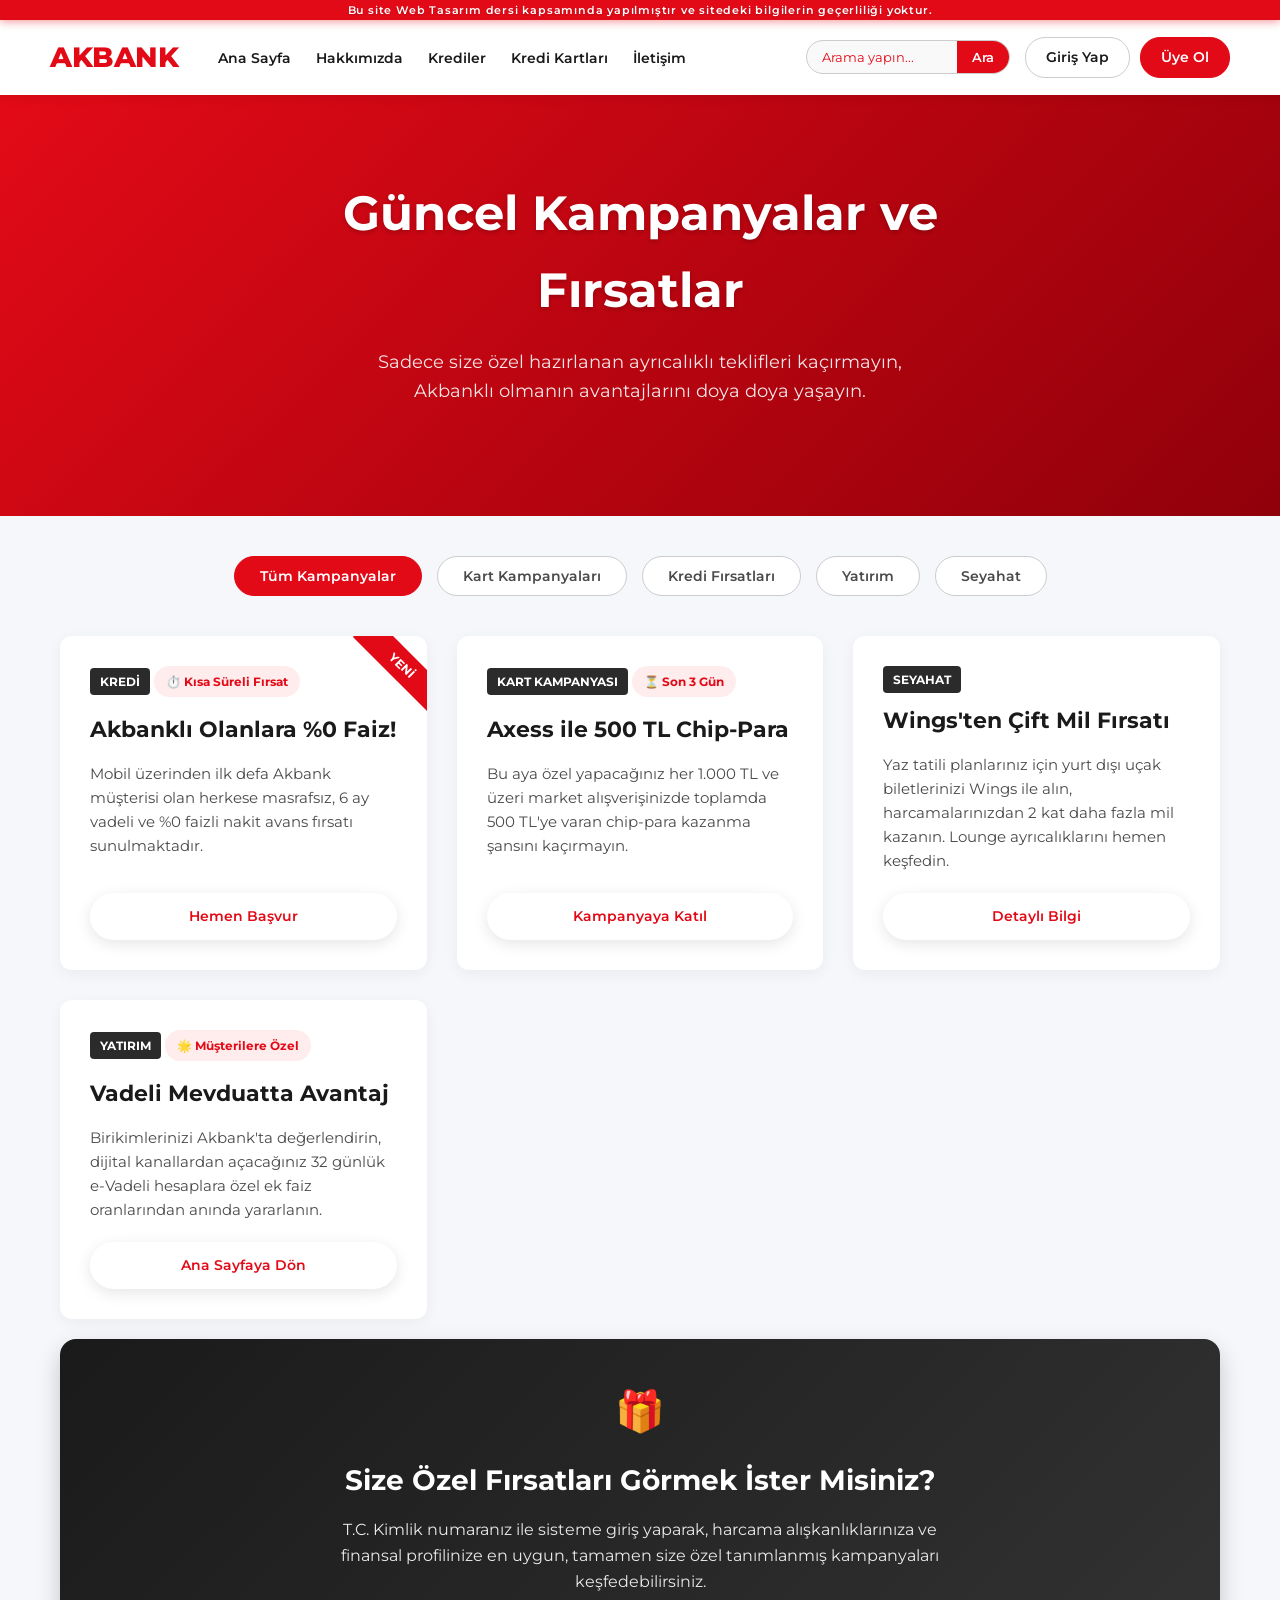
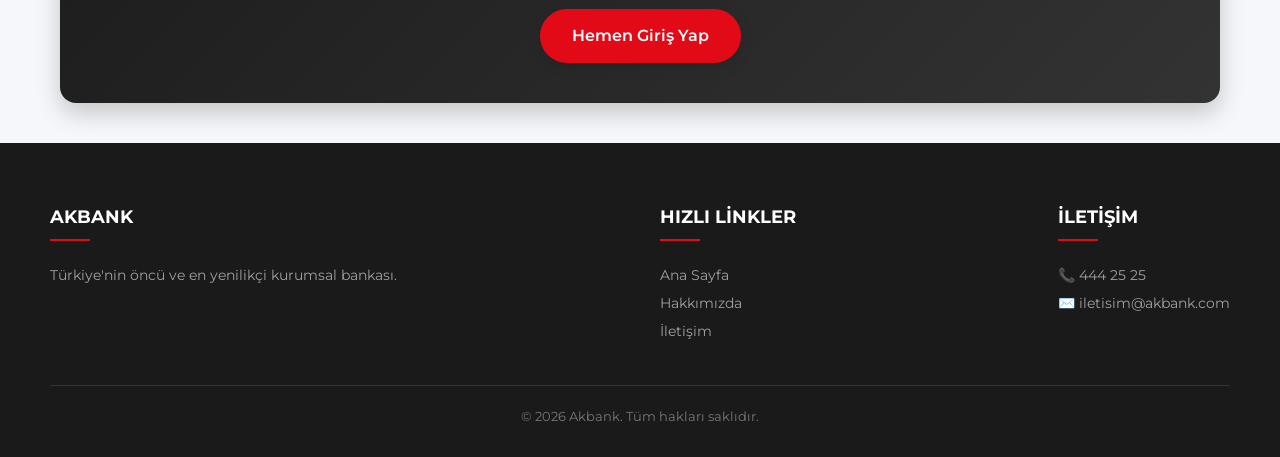
<file: kampanyalar.html>
<!DOCTYPE html>
<html lang="tr">
<head>
    <meta charset="UTF-8">
    <meta name="viewport" content="width=device-width, initial-scale=1.0">
    <title>Kampanyalar - Akbank</title>
    <link rel="stylesheet" href="css/style.css">
    <style>
        .filter-container {
            display: flex;
            gap: 15px;
            justify-content: center;
            flex-wrap: wrap;
            margin-bottom: 40px;
        }
        .filter-btn {
            padding: 10px 25px;
            border-radius: 30px;
            border: 1px solid #CCC;
            background: #fff;
            color: var(--akbank-gray);
            font-weight: 600;
            cursor: pointer;
            transition: all 0.3s ease;
            font-family: 'Montserrat', sans-serif;
            font-size: 14px;
        }
        .filter-btn.active, .filter-btn:hover {
            background: var(--akbank-red);
            color: #fff;
            border-color: var(--akbank-red);
        }
        .campaign-card {
            background: #fff;
            padding: 30px;
            border-radius: 12px;
            box-shadow: var(--shadow);
            position: relative;
            overflow: hidden;
            display: flex;
            flex-direction: column;
            justify-content: space-between;
            transition: transform 0.3s ease;
        }
        .campaign-card:hover {
            transform: translateY(-5px);
            box-shadow: var(--shadow-hover);
        }
        .badge-urgent {
            display: inline-block;
            background: #FFECEC;
            color: var(--akbank-red);
            padding: 6px 12px;
            border-radius: 20px;
            font-size: 12px;
            font-weight: bold;
            margin-bottom: 15px;
        }
        .badge-category {
            background: #2B2B2B;
            color: #fff;
            padding: 4px 10px;
            font-size: 12px;
            border-radius: 4px;
            font-weight: bold;
            display: inline-block;
            margin-bottom: 10px;
        }
        .personalized-banner {
            background: linear-gradient(135deg, var(--akbank-dark), #333);
            color: var(--white);
            padding: 40px 20px;
            border-radius: 16px;
            text-align: center;
            margin-top: 20px;
            box-shadow: 0 10px 25px rgba(0,0,0,0.2);
            display: flex;
            flex-direction: column;
            align-items: center;
            gap: 15px;
        }
    </style>
</head>
<body>

    <div class="top-warning">
        Bu site Web Tasarım dersi kapsamında yapılmıştır ve sitedeki bilgilerin geçerliliği yoktur.
    </div>

    <header>
        <div class="header-left">
            <div class="logo">AKBANK</div>
            <nav>
                <ul class="nav-links">
                    <li><a href="index.html">Ana Sayfa</a></li>
                    <li><a href="hakkimizda.html">Hakkımızda</a></li>
                    <li><a href="krediler.html">Krediler</a></li>
                    <li><a href="kredi-kartlari.html">Kredi Kartları</a></li>
                    <li><a href="iletisim.html">İletişim</a></li>
                </ul>
            </nav>
        </div>
        <div class="header-right">
            <div class="search-box">
                <input type="text" id="searchInput" placeholder="Arama yapın...">
                <button type="button" id="searchBtn">Ara</button>
            </div>
            <div id="authButtons" style="display: flex; gap: 10px;">
                <a href="#" class="auth-btn login-btn">Giriş Yap</a>
                <a href="#" class="auth-btn register-btn">Üye Ol</a>
            </div>
            <div id="userProfile" style="display: none; align-items: center; gap: 15px;">
                <span style="color: var(--akbank-red); font-weight: 500;" id="userDisplayName"></span>
                <button id="logoutBtn" class="auth-btn" style="background: #E30A17; border-color: #E30A17; cursor: pointer; color: white;">Çıkış</button>
            </div>
            <div class="hamburger" id="hamburger">
                <span></span>
                <span></span>
                <span></span>
            </div>
        </div>
    </header>

    <section class="hero" style="padding: 80px 50px;">
        <div class="hero-content">
            <h1>Güncel Kampanyalar ve Fırsatlar</h1>
            <p>Sadece size özel hazırlanan ayrıcalıklı teklifleri kaçırmayın, Akbanklı olmanın avantajlarını doya doya yaşayın.</p>
        </div>
    </section>

    <section style="padding: 40px 20px; max-width: 1200px; margin: 0 auto;">
        
        <div class="filter-container">
            <button class="filter-btn active">Tüm Kampanyalar</button>
            <button class="filter-btn">Kart Kampanyaları</button>
            <button class="filter-btn">Kredi Fırsatları</button>
            <button class="filter-btn">Yatırım</button>
            <button class="filter-btn">Seyahat</button>
        </div>

        <div style="display: grid; grid-template-columns: repeat(auto-fit, minmax(300px, 1fr)); gap: 30px;">
            
            <div class="campaign-card">
                <span style="position: absolute; top: 15px; right: -30px; background: var(--akbank-red); color: white; padding: 5px 40px; transform: rotate(45deg); font-size: 12px; font-weight: bold;">YENİ</span>
                <div>
                    <span class="badge-category">KREDİ</span>
                    <span class="badge-urgent">⏱️ Kısa Süreli Fırsat</span>
                    <h3 style="color: var(--akbank-dark); margin-bottom: 15px; font-size: 22px;">Akbanklı Olanlara %0 Faiz!</h3>
                    <p style="color: var(--akbank-gray); font-size: 15px; line-height: 1.6; margin-bottom: 20px;">Mobil üzerinden ilk defa Akbank müşterisi olan herkese masrafsız, 6 ay vadeli ve %0 faizli nakit avans fırsatı sunulmaktadır.</p>
                </div>
                <a href="krediler.html#ihtiyac-kredisi" class="btn" style="padding: 10px 20px; font-size: 14px; text-align: center;">Hemen Başvur</a>
            </div>
            
            <div class="campaign-card">
                <div>
                    <span class="badge-category">KART KAMPANYASI</span>
                    <span class="badge-urgent">⏳ Son 3 Gün</span>
                    <h3 style="color: var(--akbank-dark); margin-bottom: 15px; font-size: 22px;">Axess ile 500 TL Chip-Para</h3>
                    <p style="color: var(--akbank-gray); font-size: 15px; line-height: 1.6; margin-bottom: 20px;">Bu aya özel yapacağınız her 1.000 TL ve üzeri market alışverişinizde toplamda 500 TL'ye varan chip-para kazanma şansını kaçırmayın.</p>
                </div>
                <a href="kredi-kartlari.html#axess-kart" class="btn" style="padding: 10px 20px; font-size: 14px; text-align: center;">Kampanyaya Katıl</a>
            </div>

            <div class="campaign-card">
                <div>
                    <span class="badge-category">SEYAHAT</span>
                    <h3 style="color: var(--akbank-dark); margin-bottom: 15px; font-size: 22px;">Wings'ten Çift Mil Fırsatı</h3>
                    <p style="color: var(--akbank-gray); font-size: 15px; line-height: 1.6; margin-bottom: 20px;">Yaz tatili planlarınız için yurt dışı uçak biletlerinizi Wings ile alın, harcamalarınızdan 2 kat daha fazla mil kazanın. Lounge ayrıcalıklarını hemen keşfedin.</p>
                </div>
                <a href="kredi-kartlari.html#wings-kart" class="btn" style="padding: 10px 20px; font-size: 14px; text-align: center;">Detaylı Bilgi</a>
            </div>

            <div class="campaign-card">
                <div>
                    <span class="badge-category">YATIRIM</span>
                    <span class="badge-urgent">🌟 Müşterilere Özel</span>
                    <h3 style="color: var(--akbank-dark); margin-bottom: 15px; font-size: 22px;">Vadeli Mevduatta Avantaj</h3>
                    <p style="color: var(--akbank-gray); font-size: 15px; line-height: 1.6; margin-bottom: 20px;">Birikimlerinizi Akbank'ta değerlendirin, dijital kanallardan açacağınız 32 günlük e-Vadeli hesaplara özel ek faiz oranlarından anında yararlanın.</p>
                </div>
                <a href="index.html" class="btn" style="padding: 10px 20px; font-size: 14px; text-align: center;">Ana Sayfaya Dön</a>
            </div>

        </div>

        <div class="personalized-banner">
            <div style="font-size: 40px;">🎁</div>
            <h2 style="font-size: 28px;">Size Özel Fırsatları Görmek İster Misiniz?</h2>
            <p style="font-size: 16px; opacity: 0.9; max-width: 600px;">T.C. Kimlik numaranız ile sisteme giriş yaparak, harcama alışkanlıklarınıza ve finansal profilinize en uygun, tamamen size özel tanımlanmış kampanyaları keşfedebilirsiniz.</p>
            <a href="#" class="btn login-btn" style="background: var(--akbank-red); color: var(--white); border-color: var(--akbank-red); padding: 12px 30px; font-size: 16px;">Hemen Giriş Yap</a>
        </div>

    </section>

    <footer>
        <div class="footer-content">
            <div class="footer-col">
                <h4>AKBANK</h4>
                <p>Türkiye'nin öncü ve en yenilikçi kurumsal bankası.</p>
            </div>
            <div class="footer-col">
                <h4>HIZLI LİNKLER</h4>
                <ul>
                    <li><a href="index.html">Ana Sayfa</a></li>
                    <li><a href="hakkimizda.html">Hakkımızda</a></li>
                    <li><a href="iletisim.html">İletişim</a></li>
                </ul>
            </div>
            <div class="footer-col">
                <h4>İLETİŞİM</h4>
                <p>📞 444 25 25</p>
                <p>✉️ iletisim@akbank.com</p>
            </div>
        </div>
        <div class="footer-bottom">
            &copy; 2026 Akbank. Tüm hakları saklıdır.
        </div>
    </footer>

    <div id="loginModal" class="modal">
        <div class="modal-content">
            <span class="close-btn" id="closeLogin">&times;</span>
            <h2 style="color: var(--akbank-red); margin-bottom: 20px;">Akbank'a Giriş</h2>
            <form id="loginForm" class="modal-form">
                <div class="form-group">                    <label>Ad Soyad</label>
                    <input type="text" id="loginName" required placeholder="Adınız Soyadınız">
                </div>
                <div class="form-group">                    <label>T.C. Kimlik No</label>
                    <input type="text" id="loginId" required placeholder="11 Haneli Kimlik Numaranız">
                </div>
                <div class="form-group">
                    <label>Akbank Şifresi</label>
                    <input type="password" id="loginPass" required placeholder="Şifreniz">
                </div>
                <button type="submit" class="btn" style="width: 100%;">Güvenli Giriş</button>
                <p id="loginFeedback" class="feedback-msg"></p>
            </form>
        </div>
    </div>

    <div id="registerModal" class="modal">
        <div class="modal-content">
            <span class="close-btn" id="closeRegister">&times;</span>
            <h2 style="color: var(--akbank-red); margin-bottom: 20px;">Akbanklı Ol</h2>
            <form id="registerForm" class="modal-form">
                <div class="form-group">
                    <label>Ad Soyad</label>
                    <input type="text" id="regName" required placeholder="Adınız Soyadınız">
                </div>
                <div class="form-group">
                    <label>T.C. Kimlik No</label>
                    <input type="text" id="regTc" required placeholder="11 Haneli TCKN">
                </div>
                <div class="form-group">
                    <label>Cep Telefonu</label>
                    <input type="tel" id="regPhone" required placeholder="05XX XXX XX XX">
                </div>
                <button type="submit" class="btn" style="width: 100%;">Hemen Başvur</button>
                <p id="regFeedback" class="feedback-msg"></p>
            </form>
        </div>
    </div>

    <script src="js/script.js"></script>
</body>
</html>
</file>
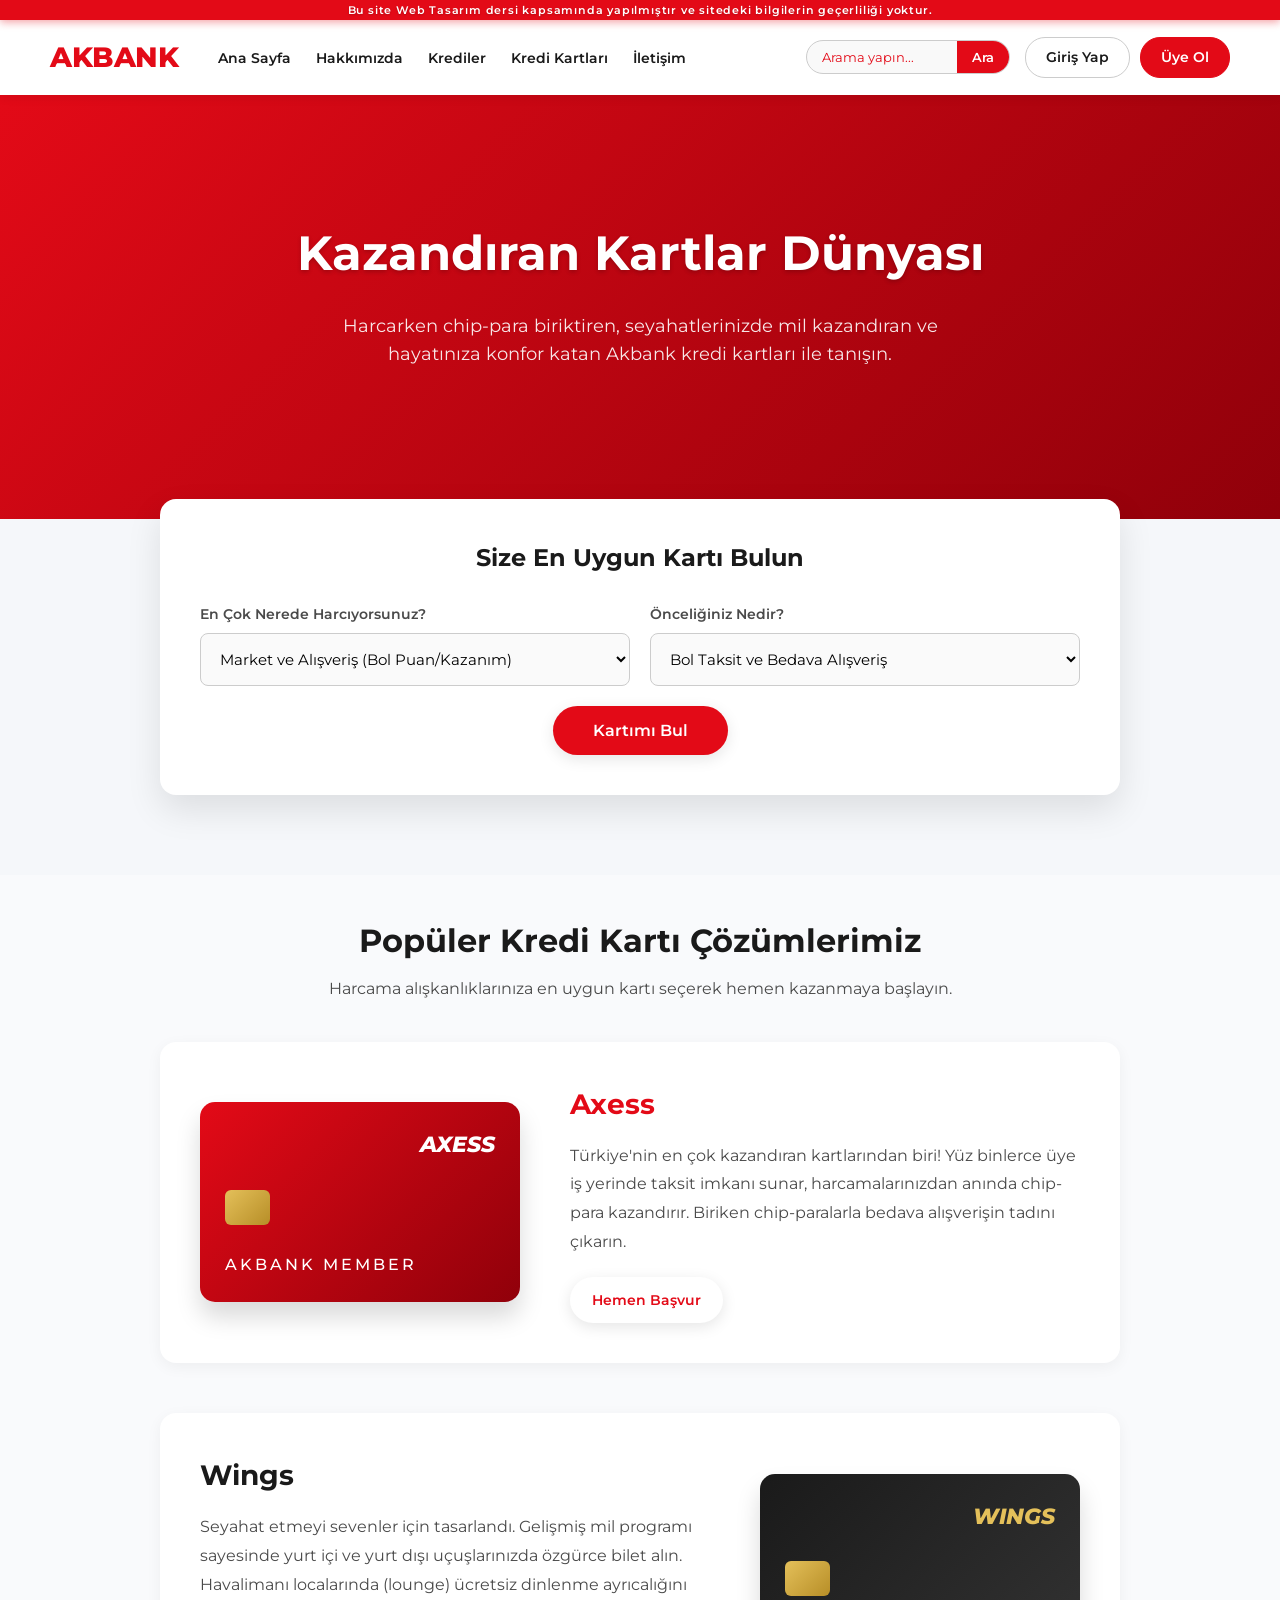
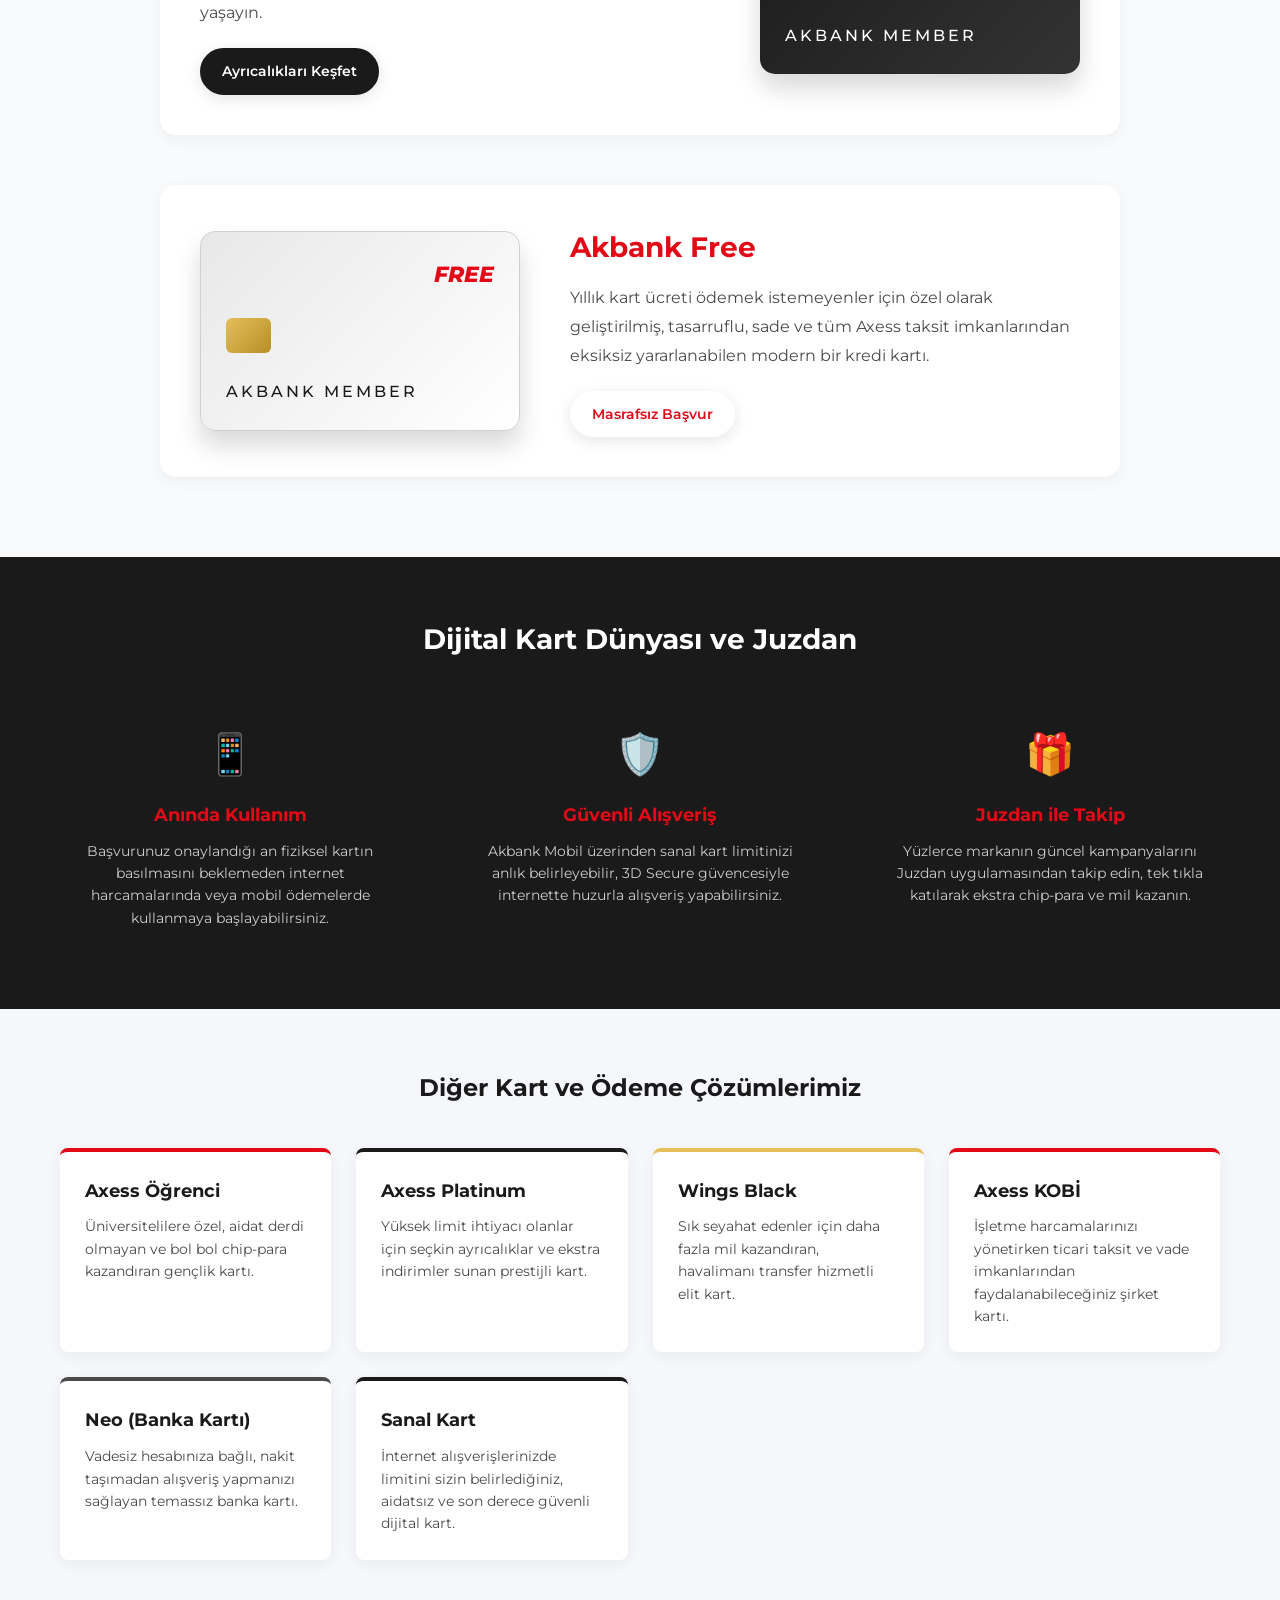
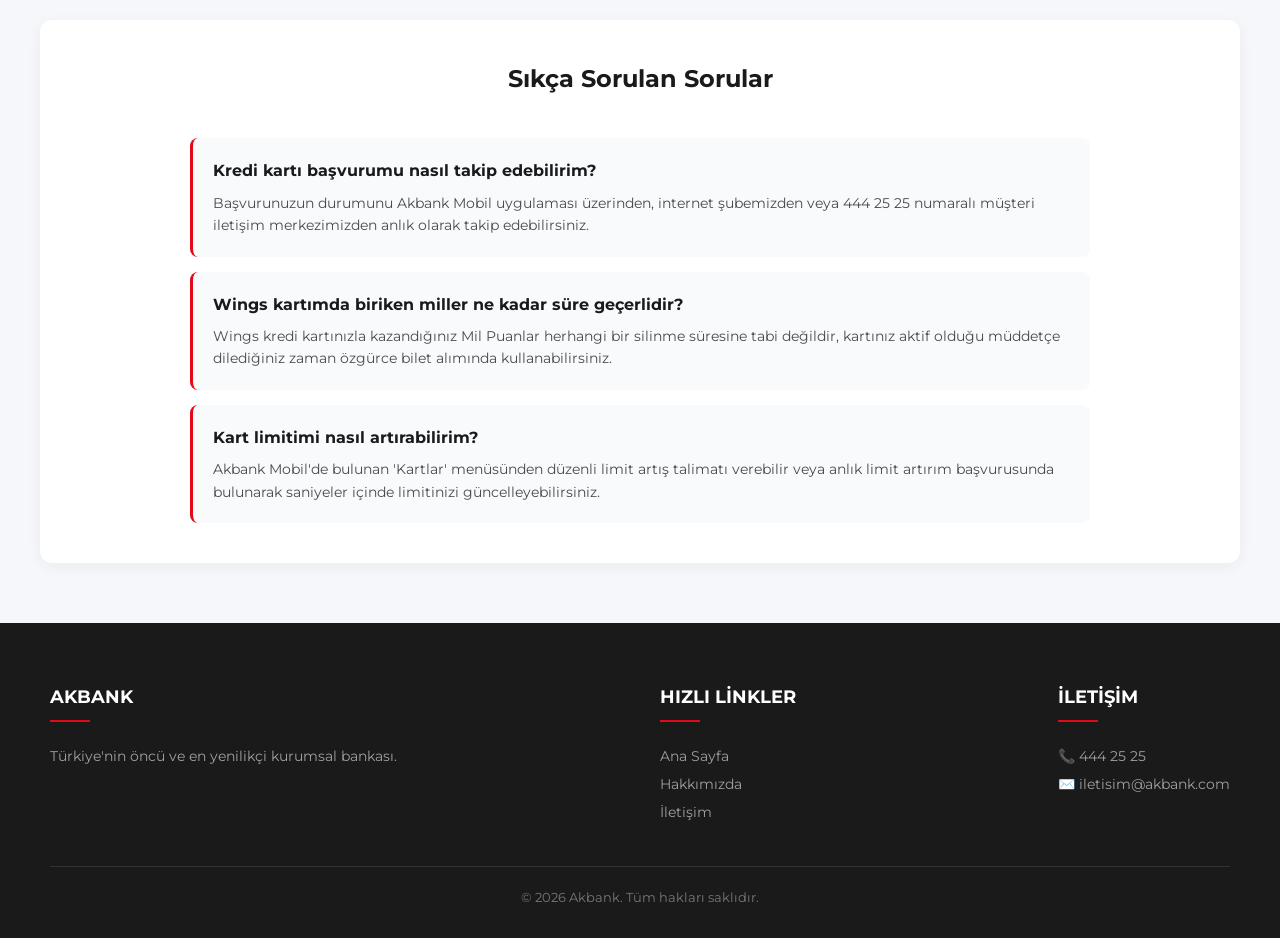
<file: kredi-kartlari.html>
<!DOCTYPE html>
<html lang="tr">
<head>
    <meta charset="UTF-8">
    <meta name="viewport" content="width=device-width, initial-scale=1.0">
    <title>Kredi Kartları - Akbank</title>
    <link rel="stylesheet" href="css/style.css">
    <style>
        .cc-showcase {
            display: flex;
            flex-direction: column;
            gap: 50px;
            max-width: 1000px;
            margin: 0 auto;
            padding: 40px 20px;
        }
        .cc-item {
            display: flex;
            align-items: center;
            gap: 50px;
            background: #fff;
            padding: 40px;
            border-radius: 16px;
            box-shadow: var(--shadow);
            transition: transform 0.3s ease;
        }
        .cc-item:hover {
            transform: translateY(-5px);
            box-shadow: var(--shadow-hover);
        }
        .cc-item:nth-child(even) {
            flex-direction: row-reverse;
        }
        .cc-visual {
            min-width: 320px;
            height: 200px;
            border-radius: 15px;
            padding: 25px;
            position: relative;
            box-shadow: 0 15px 25px rgba(0,0,0,0.15);
            display: flex;
            flex-direction: column;
            justify-content: space-between;
            transition: transform 0.5s ease;
        }
        .cc-item:hover .cc-visual {
            transform: scale(1.05) rotate(2deg);
        }
        .cc-axess { background: linear-gradient(135deg, #E30A17, #90000A); color: #fff; }
        .cc-wings { background: linear-gradient(135deg, #1A1A1A, #333333); color: #fff; }
        .cc-free { background: linear-gradient(135deg, #E8E8E8, #FFFFFF); color: #1A1A1A; border: 1px solid #D0D0D0; }
        .cc-chip {
            width: 45px;
            height: 35px;
            background: linear-gradient(135deg, #E4C05A, #B78E27);
            border-radius: 6px;
        }
        .cc-logo {
            font-size: 22px;
            font-weight: 800;
            text-align: right;
            font-style: italic;
        }
        .cc-name {
            font-size: 16px;
            font-weight: 500;
            letter-spacing: 3px;
            text-transform: uppercase;
        }
        .cc-info {
            flex: 1;
        }
        .cc-info h3 {
            color: var(--akbank-red);
            font-size: 28px;
            margin-bottom: 15px;
        }
        .cc-info p {
            color: var(--akbank-gray);
            font-size: 16px;
            line-height: 1.8;
            margin-bottom: 20px;
        }
        @media (max-width: 768px) {
            .cc-item, .cc-item:nth-child(even) {
                flex-direction: column;
                text-align: center;
                padding: 30px 20px;
                gap: 30px;
            }
            .cc-visual {
                min-width: 100%;
            }
            .cc-logo { text-align: right; }
        }
    </style>
</head>
<body>

    <div class="top-warning">
        Bu site Web Tasarım dersi kapsamında yapılmıştır ve sitedeki bilgilerin geçerliliği yoktur.
    </div>

    <header>
        <div class="header-left">
            <div class="logo">AKBANK</div>
            <nav>
                <ul class="nav-links">
                    <li><a href="index.html">Ana Sayfa</a></li>
                    <li><a href="hakkimizda.html">Hakkımızda</a></li>
                    <li><a href="krediler.html">Krediler</a></li>
                    <li><a href="kredi-kartlari.html">Kredi Kartları</a></li>
                    <li><a href="iletisim.html">İletişim</a></li>
                </ul>
            </nav>
        </div>
        <div class="header-right">
            <div class="search-box">
                <input type="text" id="searchInput" placeholder="Arama yapın...">
                <button type="button" id="searchBtn">Ara</button>
            </div>
            <div id="authButtons" style="display: flex; gap: 10px;">
                <a href="#" class="auth-btn login-btn">Giriş Yap</a>
                <a href="#" class="auth-btn register-btn">Üye Ol</a>
            </div>
            <div id="userProfile" style="display: none; align-items: center; gap: 15px;">
                <span style="color: var(--akbank-red); font-weight: 500;" id="userDisplayName"></span>
                <button id="logoutBtn" class="auth-btn" style="background: #E30A17; border-color: #E30A17; cursor: pointer; color: white;">Çıkış</button>
            </div>
            <div class="hamburger" id="hamburger">
                <span></span>
                <span></span>
                <span></span>
            </div>
        </div>
    </header>

    <section class="hero">
        <div class="hero-content">
            <h1>Kazandıran Kartlar Dünyası</h1>
            <p>Harcarken chip-para biriktiren, seyahatlerinizde mil kazandıran ve hayatınıza konfor katan Akbank kredi kartları ile tanışın.</p>
        </div>
    </section>

    <section style="padding: 40px 20px; max-width: 1000px; margin: -60px auto 40px auto; position: relative; z-index: 10;">
        <div style="background: var(--white); padding: 40px; border-radius: 16px; box-shadow: 0 15px 35px rgba(0,0,0,0.1);">
            <h2 style="color: var(--akbank-dark); margin-bottom: 25px; font-size: 24px; text-align: center;">Size En Uygun Kartı Bulun</h2>
            <div style="display: flex; gap: 20px; flex-wrap: wrap; margin-bottom: 20px;">
                <div style="flex: 1; min-width: 250px;">
                    <label style="display: block; margin-bottom: 8px; font-weight: 600; color: var(--akbank-gray); font-size: 14px;">En Çok Nerede Harcıyorsunuz?</label>
                    <select id="spendingSelect" style="width: 100%; padding: 15px; border: 1px solid #CCC; border-radius: 8px; font-family: 'Montserrat', sans-serif; font-size: 15px; outline: none; background: #FAFAFA;">
                        <option value="market">Market ve Alışveriş (Bol Puan/Kazanım)</option>
                        <option value="seyahat">Seyahat ve Yurt Dışı (Mil/Lounge)</option>
                        <option value="sade">Sade Bankacılık (Kart Ücretsiz/Aidatsız)</option>
                    </select>
                </div>
                <div style="flex: 1; min-width: 250px;">
                    <label style="display: block; margin-bottom: 8px; font-weight: 600; color: var(--akbank-gray); font-size: 14px;">Önceliğiniz Nedir?</label>
                    <select id="prioritySelect" style="width: 100%; padding: 15px; border: 1px solid #CCC; border-radius: 8px; font-family: 'Montserrat', sans-serif; font-size: 15px; outline: none; background: #FAFAFA;">
                        <option value="taksit">Bol Taksit ve Bedava Alışveriş</option>
                        <option value="bilet">Uçak Bileti ve Alan Transferi</option>
                        <option value="masrafsiz">Yıllık Kart Ücreti Ödememek</option>
                    </select>
                </div>
            </div>
            <div style="text-align: center;">
                <button type="button" id="kartBulBtn" class="btn" style="background: var(--akbank-red); color: var(--white); border: none; padding: 15px 40px; font-size: 16px;">Kartımı Bul</button>
            </div>

            <div id="kartSonuc" style="display: none; margin-top: 30px; padding: 25px; background: #F9FAFC; border-radius: 12px; border-left: 5px solid var(--akbank-red); box-shadow: 0 4px 10px rgba(0,0,0,0.05); text-align: center;">
                <h3 style="color: var(--akbank-dark); margin-bottom: 10px; font-size: 20px;">Sizin İçin En İdeal Kart: <span id="sonucKartAdi" style="color: var(--akbank-red);"></span></h3>
                <p id="sonucKartAciklama" style="color: var(--akbank-gray); font-size: 15px; margin-bottom: 20px;"></p>
                <a href="#" id="sonucKartLink" class="btn" style="padding: 10px 30px; font-size: 14px;">Detayları İncele</a>
            </div>
        </div>
    </section>

    <section style="background-color: #F9FAFC; padding-bottom: 40px; padding-top: 20px;">
        <div style="text-align: center; padding-top: 20px;">
            <h2 style="font-size: 32px; color: var(--akbank-dark);">Popüler Kredi Kartı Çözümlerimiz</h2>
            <p style="color: var(--akbank-gray); font-size: 16px; margin-top: 10px;">Harcama alışkanlıklarınıza en uygun kartı seçerek hemen kazanmaya başlayın.</p>
        </div>

        <div class="cc-showcase">
            <div class="cc-item" id="axess-kart">
                <div class="cc-visual cc-axess">
                    <div class="cc-logo">AXESS</div>
                    <div class="cc-chip"></div>
                    <div class="cc-name">Akbank Member</div>
                </div>
                <div class="cc-info">
                    <h3>Axess</h3>
                    <p>Türkiye'nin en çok kazandıran kartlarından biri! Yüz binlerce üye iş yerinde taksit imkanı sunar, harcamalarınızdan anında chip-para kazandırır. Biriken chip-paralarla bedava alışverişin tadını çıkarın.</p>
                    <a href="#" class="btn" style="padding: 10px 20px; font-size: 14px;">Hemen Başvur</a>
                </div>
            </div>

            <div class="cc-item" id="wings-kart">
                <div class="cc-visual cc-wings">
                    <div class="cc-logo" style="color: #E4C05A;">WINGS</div>
                    <div class="cc-chip"></div>
                    <div class="cc-name">Akbank Member</div>
                </div>
                <div class="cc-info">
                    <h3 style="color: var(--akbank-dark);">Wings</h3>
                    <p>Seyahat etmeyi sevenler için tasarlandı. Gelişmiş mil programı sayesinde yurt içi ve yurt dışı uçuşlarınızda özgürce bilet alın. Havalimanı localarında (lounge) ücretsiz dinlenme ayrıcalığını yaşayın.</p>
                    <a href="#" class="btn" style="background: var(--akbank-dark); color: #fff; padding: 10px 20px; font-size: 14px; border-color: var(--akbank-dark);">Ayrıcalıkları Keşfet</a>
                </div>
            </div>

            <div class="cc-item" id="free-kart">
                <div class="cc-visual cc-free">
                    <div class="cc-logo" style="color: var(--akbank-red);">FREE</div>
                    <div class="cc-chip"></div>
                    <div class="cc-name">Akbank Member</div>
                </div>
                <div class="cc-info">
                    <h3>Akbank Free</h3>
                    <p>Yıllık kart ücreti ödemek istemeyenler için özel olarak geliştirilmiş, tasarruflu, sade ve tüm Axess taksit imkanlarından eksiksiz yararlanabilen modern bir kredi kartı.</p>
                    <a href="#" class="btn" style="padding: 10px 20px; font-size: 14px;">Masrafsız Başvur</a>
                </div>
            </div>
        </div>
    </section>

    <section style="padding: 60px 20px; background: var(--akbank-dark); color: var(--white);">
        <div style="max-width: 1200px; margin: 0 auto;">
            <h3 style="text-align: center; margin-bottom: 40px; font-size: 28px; color: var(--white);">Dijital Kart Dünyası ve Juzdan</h3>
            <div style="display: flex; gap: 30px; justify-content: space-around; flex-wrap: wrap;">
                <div style="flex: 1; min-width: 250px; text-align: center; padding: 20px;">
                    <div style="font-size: 40px; margin-bottom: 15px;">📱</div>
                    <h4 style="color: var(--akbank-red); margin-bottom: 10px; font-size: 18px;">Anında Kullanım</h4>
                    <p style="color: #ccc; font-size: 14px; line-height: 1.6;">Başvurunuz onaylandığı an fiziksel kartın basılmasını beklemeden internet harcamalarında veya mobil ödemelerde kullanmaya başlayabilirsiniz.</p>
                </div>
                <div style="flex: 1; min-width: 250px; text-align: center; padding: 20px;">
                    <div style="font-size: 40px; margin-bottom: 15px;">🛡️</div>
                    <h4 style="color: var(--akbank-red); margin-bottom: 10px; font-size: 18px;">Güvenli Alışveriş</h4>
                    <p style="color: #ccc; font-size: 14px; line-height: 1.6;">Akbank Mobil üzerinden sanal kart limitinizi anlık belirleyebilir, 3D Secure güvencesiyle internette huzurla alışveriş yapabilirsiniz.</p>
                </div>
                <div style="flex: 1; min-width: 250px; text-align: center; padding: 20px;">
                    <div style="font-size: 40px; margin-bottom: 15px;">🎁</div>
                    <h4 style="color: var(--akbank-red); margin-bottom: 10px; font-size: 18px;">Juzdan ile Takip</h4>
                    <p style="color: #ccc; font-size: 14px; line-height: 1.6;">Yüzlerce markanın güncel kampanyalarını Juzdan uygulamasından takip edin, tek tıkla katılarak ekstra chip-para ve mil kazanın.</p>
                </div>
            </div>
        </div>
    </section>

    <section style="padding: 60px 20px; max-width: 1200px; margin: 0 auto;">
        <h3 style="text-align: center; margin-bottom: 40px; font-size: 24px; color: var(--akbank-dark);">Diğer Kart ve Ödeme Çözümlerimiz</h3>
        <div style="display: grid; grid-template-columns: repeat(auto-fit, minmax(250px, 1fr)); gap: 25px;">
            <div style="background: #fff; padding: 25px; border-radius: 8px; border-top: 4px solid var(--akbank-red); box-shadow: 0 4px 15px rgba(0,0,0,0.05);">
                <h4 style="color: var(--akbank-dark); margin-bottom: 10px; font-size: 18px;">Axess Öğrenci</h4>
                <p style="color: var(--akbank-gray); font-size: 14px; line-height: 1.6;">Üniversitelilere özel, aidat derdi olmayan ve bol bol chip-para kazandıran gençlik kartı.</p>
            </div>
            <div style="background: #fff; padding: 25px; border-radius: 8px; border-top: 4px solid var(--akbank-dark); box-shadow: 0 4px 15px rgba(0,0,0,0.05);">
                <h4 style="color: var(--akbank-dark); margin-bottom: 10px; font-size: 18px;">Axess Platinum</h4>
                <p style="color: var(--akbank-gray); font-size: 14px; line-height: 1.6;">Yüksek limit ihtiyacı olanlar için seçkin ayrıcalıklar ve ekstra indirimler sunan prestijli kart.</p>
            </div>
            <div style="background: #fff; padding: 25px; border-radius: 8px; border-top: 4px solid #E4C05A; box-shadow: 0 4px 15px rgba(0,0,0,0.05);">
                <h4 style="color: var(--akbank-dark); margin-bottom: 10px; font-size: 18px;">Wings Black</h4>
                <p style="color: var(--akbank-gray); font-size: 14px; line-height: 1.6;">Sık seyahat edenler için daha fazla mil kazandıran, havalimanı transfer hizmetli elit kart.</p>
            </div>
            <div style="background: #fff; padding: 25px; border-radius: 8px; border-top: 4px solid var(--akbank-red); box-shadow: 0 4px 15px rgba(0,0,0,0.05);">
                <h4 style="color: var(--akbank-dark); margin-bottom: 10px; font-size: 18px;">Axess KOBİ</h4>
                <p style="color: var(--akbank-gray); font-size: 14px; line-height: 1.6;">İşletme harcamalarınızı yönetirken ticari taksit ve vade imkanlarından faydalanabileceğiniz şirket kartı.</p>
            </div>
            <div style="background: #fff; padding: 25px; border-radius: 8px; border-top: 4px solid #4A4A4A; box-shadow: 0 4px 15px rgba(0,0,0,0.05);">
                <h4 style="color: var(--akbank-dark); margin-bottom: 10px; font-size: 18px;">Neo (Banka Kartı)</h4>
                <p style="color: var(--akbank-gray); font-size: 14px; line-height: 1.6;">Vadesiz hesabınıza bağlı, nakit taşımadan alışveriş yapmanızı sağlayan temassız banka kartı.</p>
            </div>
            <div style="background: #fff; padding: 25px; border-radius: 8px; border-top: 4px solid #1A1A1A; box-shadow: 0 4px 15px rgba(0,0,0,0.05);">
                <h4 style="color: var(--akbank-dark); margin-bottom: 10px; font-size: 18px;">Sanal Kart</h4>
                <p style="color: var(--akbank-gray); font-size: 14px; line-height: 1.6;">İnternet alışverişlerinizde limitini sizin belirlediğiniz, aidatsız ve son derece güvenli dijital kart.</p>
            </div>
        </div>
    </section>

    <section style="padding: 40px 20px; max-width: 1200px; margin: 0 auto 60px auto; background: #fff; border-radius: 12px; box-shadow: var(--shadow);">
        <h3 style="text-align: center; margin-bottom: 40px; color: var(--akbank-dark); font-size: 24px;">Sıkça Sorulan Sorular</h3>
        <div style="display: flex; flex-direction: column; gap: 15px; max-width: 900px; margin: 0 auto;">
            <div style="background: #F9FAFC; padding: 20px; border-radius: 8px; border-left: 3px solid var(--akbank-red);">
                <h4 style="color: var(--akbank-dark); margin-bottom: 8px; font-size: 16px;">Kredi kartı başvurumu nasıl takip edebilirim?</h4>
                <p style="color: var(--akbank-gray); font-size: 14px; line-height: 1.6;">Başvurunuzun durumunu Akbank Mobil uygulaması üzerinden, internet şubemizden veya 444 25 25 numaralı müşteri iletişim merkezimizden anlık olarak takip edebilirsiniz.</p>
            </div>
            <div style="background: #F9FAFC; padding: 20px; border-radius: 8px; border-left: 3px solid var(--akbank-red);">
                <h4 style="color: var(--akbank-dark); margin-bottom: 8px; font-size: 16px;">Wings kartımda biriken miller ne kadar süre geçerlidir?</h4>
                <p style="color: var(--akbank-gray); font-size: 14px; line-height: 1.6;">Wings kredi kartınızla kazandığınız Mil Puanlar herhangi bir silinme süresine tabi değildir, kartınız aktif olduğu müddetçe dilediğiniz zaman özgürce bilet alımında kullanabilirsiniz.</p>
            </div>
            <div style="background: #F9FAFC; padding: 20px; border-radius: 8px; border-left: 3px solid var(--akbank-red);">
                <h4 style="color: var(--akbank-dark); margin-bottom: 8px; font-size: 16px;">Kart limitimi nasıl artırabilirim?</h4>
                <p style="color: var(--akbank-gray); font-size: 14px; line-height: 1.6;">Akbank Mobil'de bulunan 'Kartlar' menüsünden düzenli limit artış talimatı verebilir veya anlık limit artırım başvurusunda bulunarak saniyeler içinde limitinizi güncelleyebilirsiniz.</p>
            </div>
        </div>
    </section>

    <footer>
        <div class="footer-content">
            <div class="footer-col">
                <h4>AKBANK</h4>
                <p>Türkiye'nin öncü ve en yenilikçi kurumsal bankası.</p>
            </div>
            <div class="footer-col">
                <h4>HIZLI LİNKLER</h4>
                <ul>
                    <li><a href="index.html">Ana Sayfa</a></li>
                    <li><a href="hakkimizda.html">Hakkımızda</a></li>
                    <li><a href="iletisim.html">İletişim</a></li>
                </ul>
            </div>
            <div class="footer-col">
                <h4>İLETİŞİM</h4>
                <p>📞 444 25 25</p>
                <p>✉️ iletisim@akbank.com</p>
            </div>
        </div>
        <div class="footer-bottom">
            &copy; 2026 Akbank. Tüm hakları saklıdır.
        </div>
    </footer>

    <div id="loginModal" class="modal">
        <div class="modal-content">
            <span class="close-btn" id="closeLogin">&times;</span>
            <h2 style="color: var(--akbank-red); margin-bottom: 20px;">Akbank'a Giriş</h2>
            <form id="loginForm" class="modal-form">
                <div class="form-group">                    <label>Ad Soyad</label>
                    <input type="text" id="loginName" required placeholder="Adınız Soyadınız">
                </div>
                <div class="form-group">                    <label>T.C. Kimlik No</label>
                    <input type="text" id="loginId" required placeholder="11 Haneli Kimlik Numaranız">
                </div>
                <div class="form-group">
                    <label>Akbank Şifresi</label>
                    <input type="password" id="loginPass" required placeholder="Şifreniz">
                </div>
                <button type="submit" class="btn" style="width: 100%;">Güvenli Giriş</button>
                <p id="loginFeedback" class="feedback-msg"></p>
            </form>
        </div>
    </div>

    <div id="registerModal" class="modal">
        <div class="modal-content">
            <span class="close-btn" id="closeRegister">&times;</span>
            <h2 style="color: var(--akbank-red); margin-bottom: 20px;">Akbanklı Ol</h2>
            <form id="registerForm" class="modal-form">
                <div class="form-group">
                    <label>Ad Soyad</label>
                    <input type="text" id="regName" required placeholder="Adınız Soyadınız">
                </div>
                <div class="form-group">
                    <label>T.C. Kimlik No</label>
                    <input type="text" id="regTc" required placeholder="11 Haneli TCKN">
                </div>
                <div class="form-group">
                    <label>Cep Telefonu</label>
                    <input type="tel" id="regPhone" required placeholder="05XX XXX XX XX">
                </div>
                <button type="submit" class="btn" style="width: 100%;">Hemen Başvur</button>
                <p id="regFeedback" class="feedback-msg"></p>
            </form>
        </div>
    </div>

    <script src="js/script.js"></script>
    <script>
        const kartBulBtn = document.getElementById('kartBulBtn');
        if(kartBulBtn) {
            kartBulBtn.addEventListener('click', function() {
                const spend = document.getElementById('spendingSelect').value;
                const priority = document.getElementById('prioritySelect').value;
                const sonucDiv = document.getElementById('kartSonuc');
                const kartAdi = document.getElementById('sonucKartAdi');
                const kartAciklama = document.getElementById('sonucKartAciklama');
                const kartLink = document.getElementById('sonucKartLink');

                let secilenKart = "Axess";
                let aciklama = "Bol chip-para ve taksit imkanlarıyla alışverişlerinizin vazgeçilmezi olacak.";
                let link = "#axess-kart";

                if (priority === "masrafsiz" || spend === "sade") {
                    secilenKart = "Akbank Free";
                    aciklama = "Aidatsız, masrafsız ve sade bankacılık deneyimi ile tam size göre.";
                    link = "#free-kart";
                } else if (spend === "seyahat" || priority === "bilet") {
                    secilenKart = "Wings";
                    aciklama = "Yurt dışı harcamalarınızda mil kazandıran ve lounge ayrıcalıkları sunan prestijli kartınız.";
                    link = "#wings-kart";
                }

                kartAdi.textContent = secilenKart;
                kartAciklama.textContent = aciklama;
                kartLink.href = link;
                
                sonucDiv.style.display = 'block';
            });
        }
    </script>
</body>
</html>
</file>
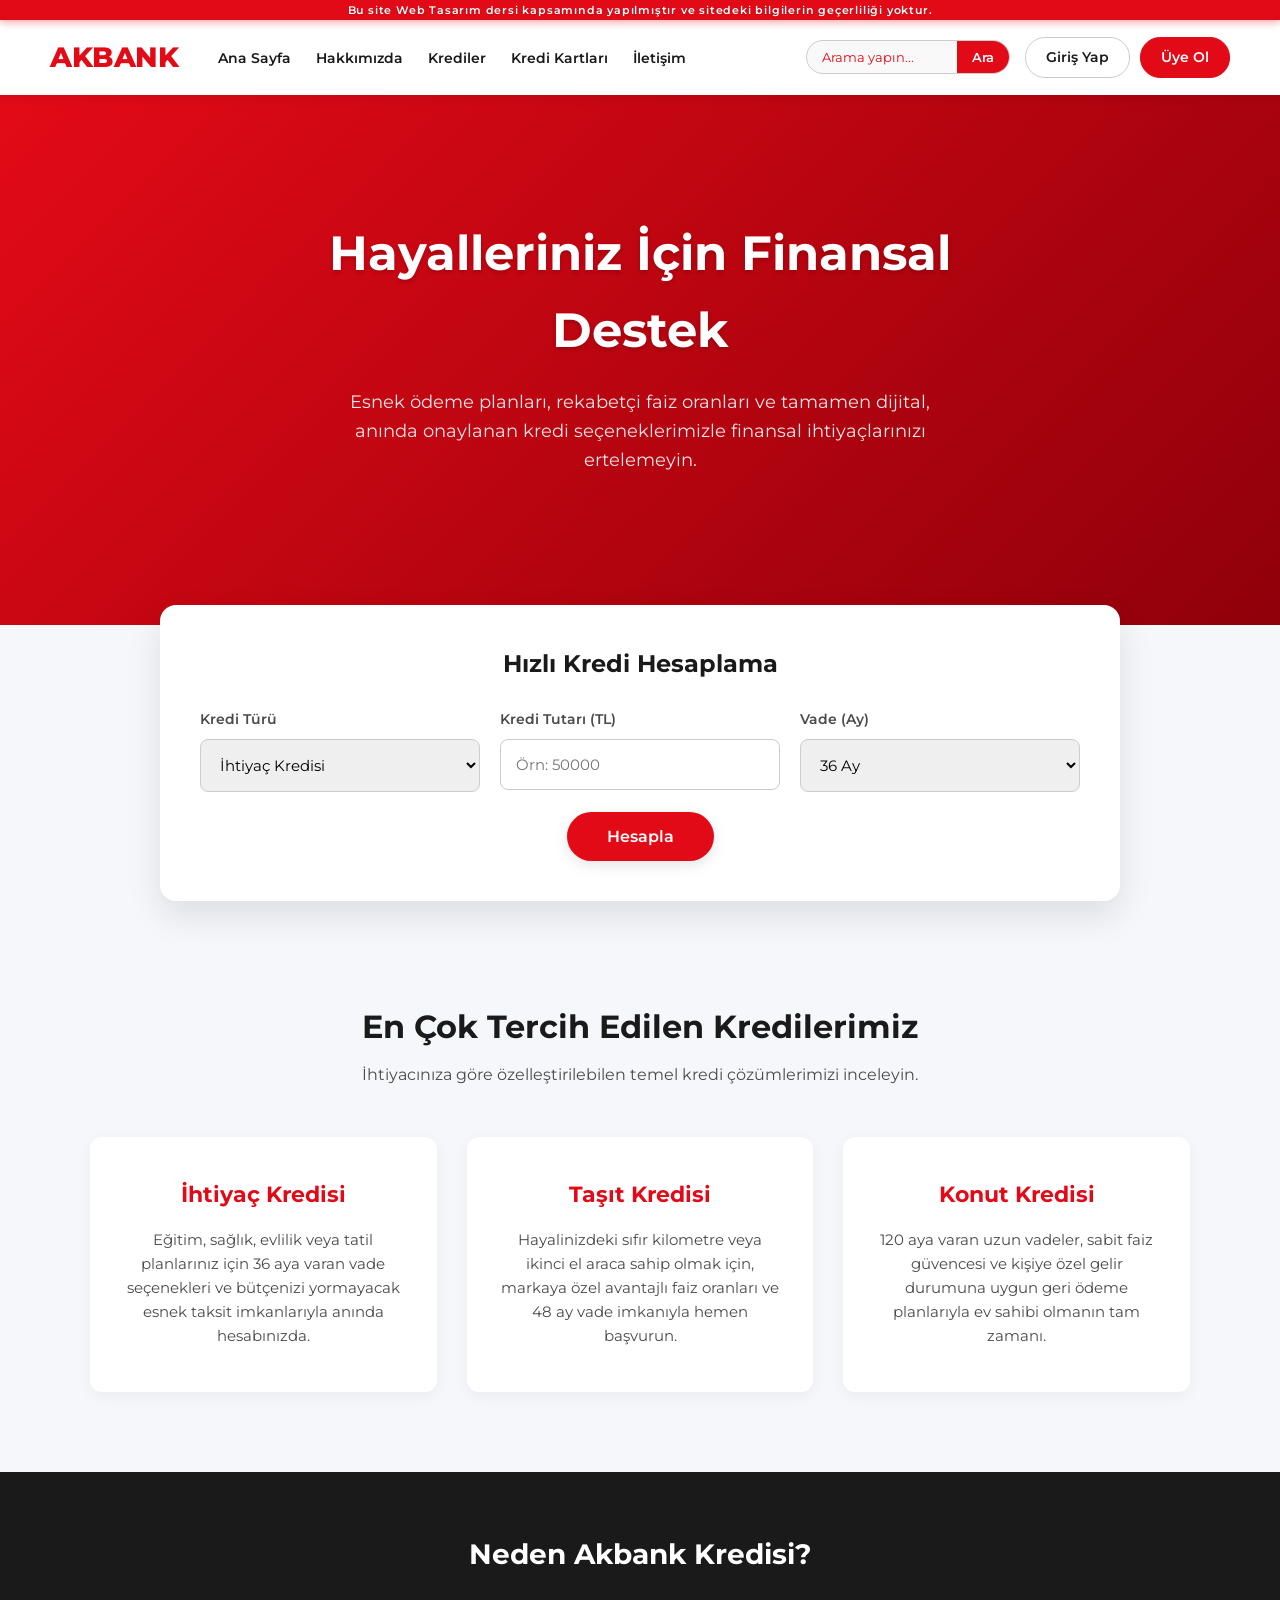
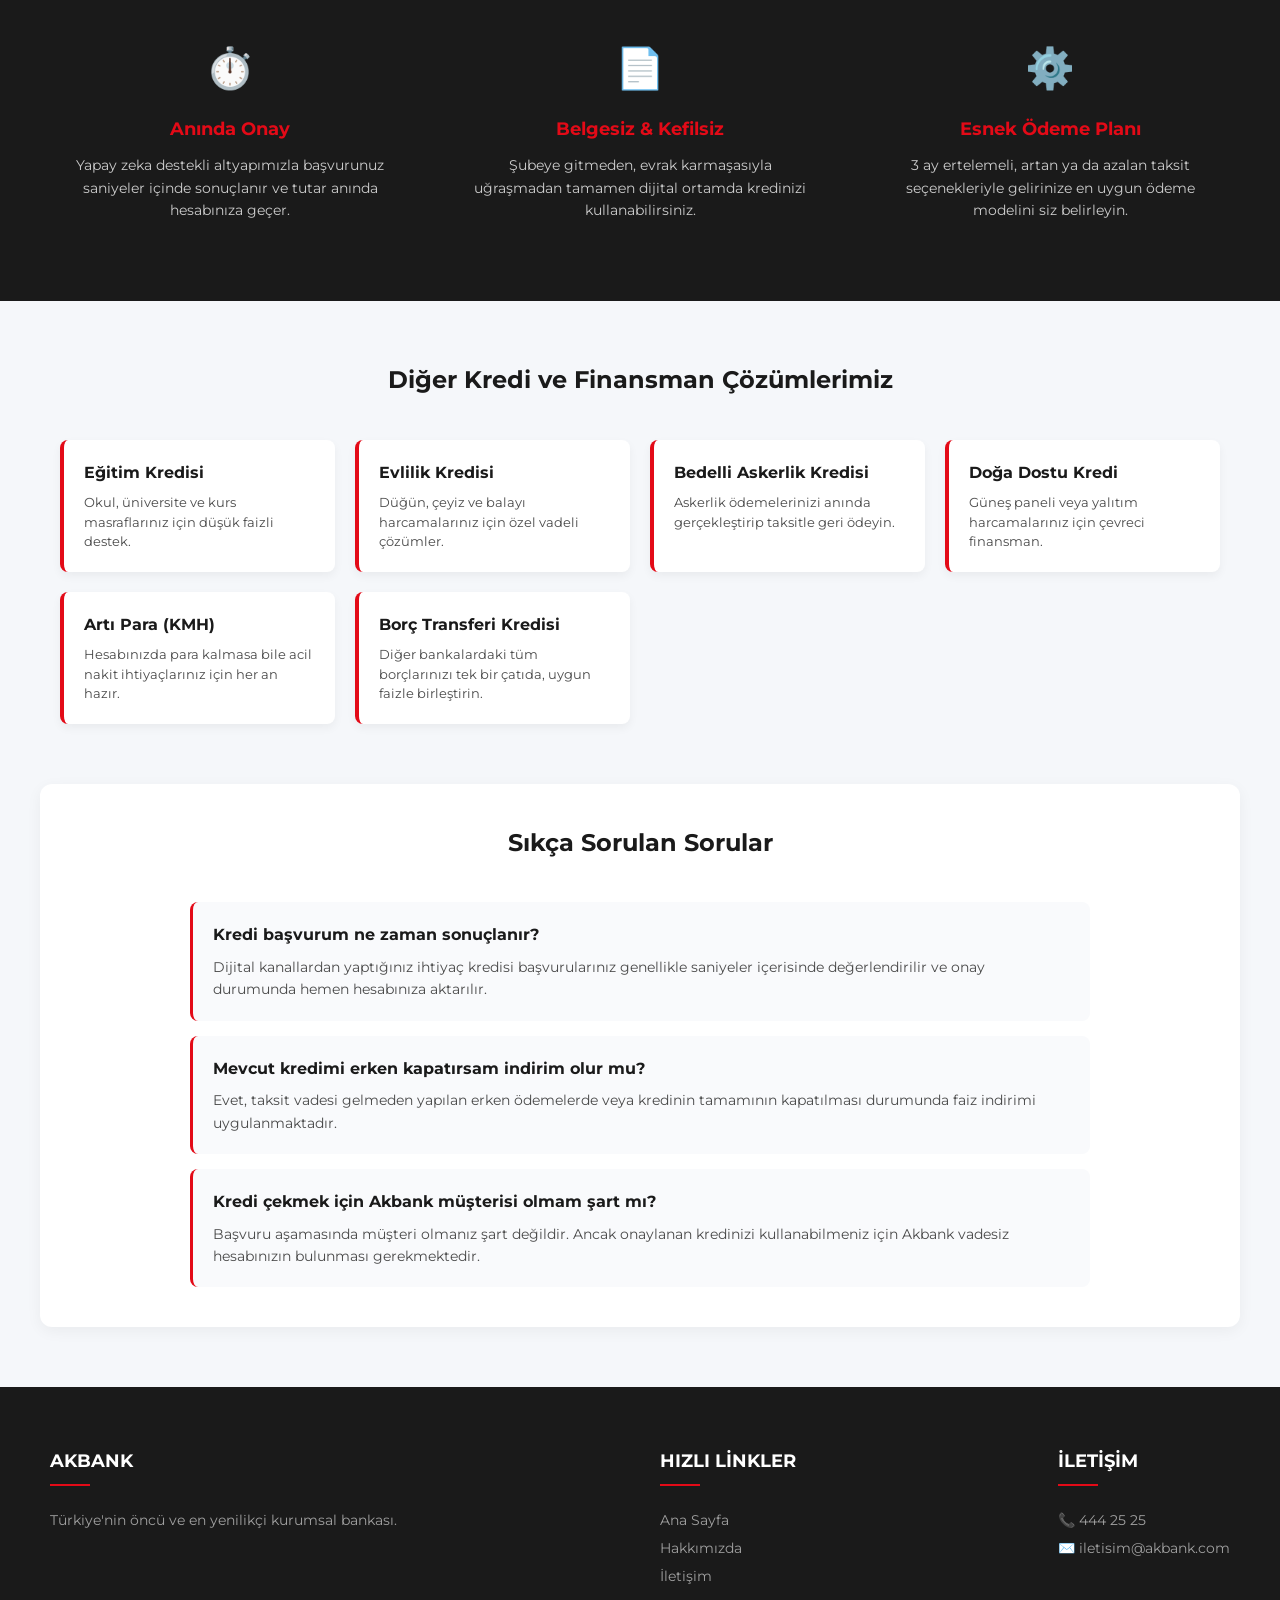
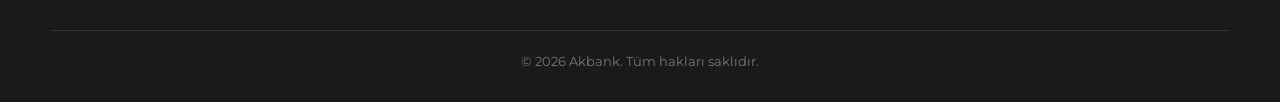
<file: krediler.html>
<!DOCTYPE html>
<html lang="tr">
<head>
    <meta charset="UTF-8">
    <meta name="viewport" content="width=device-width, initial-scale=1.0">
    <title>Krediler - Akbank</title>
    <link rel="stylesheet" href="css/style.css">
</head>
<body>

    <div class="top-warning">
        Bu site Web Tasarım dersi kapsamında yapılmıştır ve sitedeki bilgilerin geçerliliği yoktur.
    </div>

    <header>
        <div class="header-left">
            <div class="logo">AKBANK</div>
            <nav>
                <ul class="nav-links">
                    <li><a href="index.html">Ana Sayfa</a></li>
                    <li><a href="hakkimizda.html">Hakkımızda</a></li>
                    <li><a href="krediler.html">Krediler</a></li>
                    <li><a href="kredi-kartlari.html">Kredi Kartları</a></li>
                    <li><a href="iletisim.html">İletişim</a></li>
                </ul>
            </nav>
        </div>
        
        <div class="header-right">
            <div class="search-box">
                <input type="text" id="searchInput" placeholder="Arama yapın...">
                <button type="button" id="searchBtn">Ara</button>
            </div>
            <div id="authButtons" style="display: flex; gap: 10px;">
                <a href="#" class="auth-btn login-btn">Giriş Yap</a>
                <a href="#" class="auth-btn register-btn">Üye Ol</a>
            </div>
            <div id="userProfile" style="display: none; align-items: center; gap: 15px;">
                <span style="color: var(--akbank-red); font-weight: 500;" id="userDisplayName"></span>
                <button id="logoutBtn" class="auth-btn" style="background: #E30A17; border-color: #E30A17; cursor: pointer; color: white;">Çıkış</button>
            </div>
            <div class="hamburger" id="hamburger">
                <span></span>
                <span></span>
                <span></span>
            </div>
        </div>
    </header>

    <section class="hero">
        <div class="hero-content">
            <h1>Hayalleriniz İçin Finansal Destek</h1>
            <p>Esnek ödeme planları, rekabetçi faiz oranları ve tamamen dijital, anında onaylanan kredi seçeneklerimizle finansal ihtiyaçlarınızı ertelemeyin.</p>
        </div>
    </section>

    <section style="padding: 40px 20px; max-width: 1000px; margin: -60px auto 40px auto; position: relative; z-index: 10;">
        <div style="background: var(--white); padding: 40px; border-radius: 16px; box-shadow: 0 15px 35px rgba(0,0,0,0.1);">
            <h2 style="color: var(--akbank-dark); margin-bottom: 25px; font-size: 24px; text-align: center;">Hızlı Kredi Hesaplama</h2>
            <div style="display: flex; gap: 20px; flex-wrap: wrap; margin-bottom: 20px;">
                <div style="flex: 1; min-width: 200px;">
                    <label style="display: block; margin-bottom: 8px; font-weight: 600; color: var(--akbank-gray); font-size: 14px;">Kredi Türü</label>
                    <select id="krediTuru" style="width: 100%; padding: 15px; border: 1px solid #CCC; border-radius: 8px; font-family: 'Montserrat', sans-serif; font-size: 15px; outline: none;">
                        <option value="ihtiyac">İhtiyaç Kredisi</option>
                        <option value="tasit">Taşıt Kredisi</option>
                        <option value="konut">Konut Kredisi</option>
                    </select>
                </div>
                <div style="flex: 1; min-width: 200px;">
                    <label style="display: block; margin-bottom: 8px; font-weight: 600; color: var(--akbank-gray); font-size: 14px;">Kredi Tutarı (TL)</label>
                    <input type="number" id="krediTutari" placeholder="Örn: 50000" style="width: 100%; padding: 15px; border: 1px solid #CCC; border-radius: 8px; font-family: 'Montserrat', sans-serif; font-size: 15px; outline: none;">
                </div>
                <div style="flex: 1; min-width: 200px;">
                    <label style="display: block; margin-bottom: 8px; font-weight: 600; color: var(--akbank-gray); font-size: 14px;">Vade (Ay)</label>
                    <select id="krediVadesi" style="width: 100%; padding: 15px; border: 1px solid #CCC; border-radius: 8px; font-family: 'Montserrat', sans-serif; font-size: 15px; outline: none;">
                        <option value="12">12 Ay</option>
                        <option value="24">24 Ay</option>
                        <option value="36" selected>36 Ay</option>
                        <option value="48">48 Ay</option>
                        <option value="60">60 Ay</option>
                        <option value="120">120 Ay</option>
                    </select>
                </div>
            </div>
            <div style="text-align: center;">
                <button type="button" id="hesaplaBtn" class="btn" style="background: var(--akbank-red); color: var(--white); border: none; padding: 15px 40px; font-size: 16px;">Hesapla</button>
            </div>
            
            <div id="hesapSonuc" style="display: none; margin-top: 30px; padding: 25px; background: #F9FAFC; border-radius: 12px; border-left: 5px solid var(--akbank-red); box-shadow: 0 4px 10px rgba(0,0,0,0.05);">
                <div style="display: flex; justify-content: space-around; flex-wrap: wrap; gap: 20px; text-align: center;">
                    <div>
                        <span style="font-size: 14px; color: var(--akbank-gray); font-weight: 600;">Aylık Taksit</span><br>
                        <strong style="font-size: 24px; color: var(--akbank-red);" id="sonucTaksit">0 TL</strong>
                    </div>
                    <div>
                        <span style="font-size: 14px; color: var(--akbank-gray); font-weight: 600;">Faiz Oranı</span><br>
                        <strong style="font-size: 20px; color: var(--akbank-dark);" id="sonucFaiz">%0</strong>
                    </div>
                    <div>
                        <span style="font-size: 14px; color: var(--akbank-gray); font-weight: 600;">Toplam Geri Ödeme</span><br>
                        <strong style="font-size: 20px; color: var(--akbank-dark);" id="sonucToplam">0 TL</strong>
                    </div>
                </div>
                <div style="text-align: center; margin-top: 25px;">
                    <button class="btn" style="padding: 10px 30px; font-size: 14px;">Hemen Başvur</button>
                </div>
            </div>

        </div>
    </section>

    <section class="services" style="padding-top: 20px;">
        <h2>En Çok Tercih Edilen Kredilerimiz</h2>
        <p class="subtitle">İhtiyacınıza göre özelleştirilebilen temel kredi çözümlerimizi inceleyin.</p>
        <div class="service-cards">
            <div class="card" id="ihtiyac-kredisi">
                <h3>İhtiyaç Kredisi</h3>
                <p>Eğitim, sağlık, evlilik veya tatil planlarınız için 36 aya varan vade seçenekleri ve bütçenizi yormayacak esnek taksit imkanlarıyla anında hesabınızda.</p>
            </div>
            <div class="card">
                <h3>Taşıt Kredisi</h3>
                <p>Hayalinizdeki sıfır kilometre veya ikinci el araca sahip olmak için, markaya özel avantajlı faiz oranları ve 48 ay vade imkanıyla hemen başvurun.</p>
            </div>
            <div class="card">
                <h3>Konut Kredisi</h3>
                <p>120 aya varan uzun vadeler, sabit faiz güvencesi ve kişiye özel gelir durumuna uygun geri ödeme planlarıyla ev sahibi olmanın tam zamanı.</p>
            </div>
        </div>
    </section>

    <section style="padding: 60px 20px; background: var(--akbank-dark); color: var(--white);">
        <div style="max-width: 1200px; margin: 0 auto;">
            <h3 style="text-align: center; margin-bottom: 40px; font-size: 28px; color: var(--white);">Neden Akbank Kredisi?</h3>
            <div style="display: flex; gap: 30px; justify-content: space-around; flex-wrap: wrap;">
                <div style="flex: 1; min-width: 250px; text-align: center; padding: 20px;">
                    <div style="font-size: 40px; margin-bottom: 15px;">⏱️</div>
                    <h4 style="color: var(--akbank-red); margin-bottom: 10px; font-size: 18px;">Anında Onay</h4>
                    <p style="color: #ccc; font-size: 14px; line-height: 1.6;">Yapay zeka destekli altyapımızla başvurunuz saniyeler içinde sonuçlanır ve tutar anında hesabınıza geçer.</p>
                </div>
                <div style="flex: 1; min-width: 250px; text-align: center; padding: 20px;">
                    <div style="font-size: 40px; margin-bottom: 15px;">📄</div>
                    <h4 style="color: var(--akbank-red); margin-bottom: 10px; font-size: 18px;">Belgesiz & Kefilsiz</h4>
                    <p style="color: #ccc; font-size: 14px; line-height: 1.6;">Şubeye gitmeden, evrak karmaşasıyla uğraşmadan tamamen dijital ortamda kredinizi kullanabilirsiniz.</p>
                </div>
                <div style="flex: 1; min-width: 250px; text-align: center; padding: 20px;">
                    <div style="font-size: 40px; margin-bottom: 15px;">⚙️</div>
                    <h4 style="color: var(--akbank-red); margin-bottom: 10px; font-size: 18px;">Esnek Ödeme Planı</h4>
                    <p style="color: #ccc; font-size: 14px; line-height: 1.6;">3 ay ertelemeli, artan ya da azalan taksit seçenekleriyle gelirinize en uygun ödeme modelini siz belirleyin.</p>
                </div>
            </div>
        </div>
    </section>

    <section style="padding: 60px 20px; max-width: 1200px; margin: 0 auto;">
        <h3 style="text-align: center; margin-bottom: 40px; font-size: 24px; color: var(--akbank-dark);">Diğer Kredi ve Finansman Çözümlerimiz</h3>
        <div style="display: grid; grid-template-columns: repeat(auto-fit, minmax(220px, 1fr)); gap: 20px;">
            <div style="background: #fff; padding: 20px; border-radius: 8px; border-left: 4px solid var(--akbank-red); box-shadow: 0 4px 10px rgba(0,0,0,0.05);">
                <h4 style="color: var(--akbank-dark); margin-bottom: 8px; font-size: 16px;">Eğitim Kredisi</h4>
                <p style="color: var(--akbank-gray); font-size: 13px; line-height: 1.5;">Okul, üniversite ve kurs masraflarınız için düşük faizli destek.</p>
            </div>
            <div style="background: #fff; padding: 20px; border-radius: 8px; border-left: 4px solid var(--akbank-red); box-shadow: 0 4px 10px rgba(0,0,0,0.05);">
                <h4 style="color: var(--akbank-dark); margin-bottom: 8px; font-size: 16px;">Evlilik Kredisi</h4>
                <p style="color: var(--akbank-gray); font-size: 13px; line-height: 1.5;">Düğün, çeyiz ve balayı harcamalarınız için özel vadeli çözümler.</p>
            </div>
            <div style="background: #fff; padding: 20px; border-radius: 8px; border-left: 4px solid var(--akbank-red); box-shadow: 0 4px 10px rgba(0,0,0,0.05);">
                <h4 style="color: var(--akbank-dark); margin-bottom: 8px; font-size: 16px;">Bedelli Askerlik Kredisi</h4>
                <p style="color: var(--akbank-gray); font-size: 13px; line-height: 1.5;">Askerlik ödemelerinizi anında gerçekleştirip taksitle geri ödeyin.</p>
            </div>
            <div style="background: #fff; padding: 20px; border-radius: 8px; border-left: 4px solid var(--akbank-red); box-shadow: 0 4px 10px rgba(0,0,0,0.05);">
                <h4 style="color: var(--akbank-dark); margin-bottom: 8px; font-size: 16px;">Doğa Dostu Kredi</h4>
                <p style="color: var(--akbank-gray); font-size: 13px; line-height: 1.5;">Güneş paneli veya yalıtım harcamalarınız için çevreci finansman.</p>
            </div>
            <div style="background: #fff; padding: 20px; border-radius: 8px; border-left: 4px solid var(--akbank-red); box-shadow: 0 4px 10px rgba(0,0,0,0.05);">
                <h4 style="color: var(--akbank-dark); margin-bottom: 8px; font-size: 16px;">Artı Para (KMH)</h4>
                <p style="color: var(--akbank-gray); font-size: 13px; line-height: 1.5;">Hesabınızda para kalmasa bile acil nakit ihtiyaçlarınız için her an hazır.</p>
            </div>
            <div style="background: #fff; padding: 20px; border-radius: 8px; border-left: 4px solid var(--akbank-red); box-shadow: 0 4px 10px rgba(0,0,0,0.05);">
                <h4 style="color: var(--akbank-dark); margin-bottom: 8px; font-size: 16px;">Borç Transferi Kredisi</h4>
                <p style="color: var(--akbank-gray); font-size: 13px; line-height: 1.5;">Diğer bankalardaki tüm borçlarınızı tek bir çatıda, uygun faizle birleştirin.</p>
            </div>
        </div>
    </section>

    <section style="padding: 40px 20px; max-width: 1200px; margin: 0 auto 60px auto; background: #fff; border-radius: 12px; box-shadow: var(--shadow);">
        <h3 style="text-align: center; margin-bottom: 40px; color: var(--akbank-dark); font-size: 24px;">Sıkça Sorulan Sorular</h3>
        <div style="display: flex; flex-direction: column; gap: 15px; max-width: 900px; margin: 0 auto;">
            <div style="background: #F9FAFC; padding: 20px; border-radius: 8px; border-left: 3px solid var(--akbank-red);">
                <h4 style="color: var(--akbank-dark); margin-bottom: 8px; font-size: 16px;">Kredi başvurum ne zaman sonuçlanır?</h4>
                <p style="color: var(--akbank-gray); font-size: 14px; line-height: 1.6;">Dijital kanallardan yaptığınız ihtiyaç kredisi başvurularınız genellikle saniyeler içerisinde değerlendirilir ve onay durumunda hemen hesabınıza aktarılır.</p>
            </div>
            <div style="background: #F9FAFC; padding: 20px; border-radius: 8px; border-left: 3px solid var(--akbank-red);">
                <h4 style="color: var(--akbank-dark); margin-bottom: 8px; font-size: 16px;">Mevcut kredimi erken kapatırsam indirim olur mu?</h4>
                <p style="color: var(--akbank-gray); font-size: 14px; line-height: 1.6;">Evet, taksit vadesi gelmeden yapılan erken ödemelerde veya kredinin tamamının kapatılması durumunda faiz indirimi uygulanmaktadır.</p>
            </div>
            <div style="background: #F9FAFC; padding: 20px; border-radius: 8px; border-left: 3px solid var(--akbank-red);">
                <h4 style="color: var(--akbank-dark); margin-bottom: 8px; font-size: 16px;">Kredi çekmek için Akbank müşterisi olmam şart mı?</h4>
                <p style="color: var(--akbank-gray); font-size: 14px; line-height: 1.6;">Başvuru aşamasında müşteri olmanız şart değildir. Ancak onaylanan kredinizi kullanabilmeniz için Akbank vadesiz hesabınızın bulunması gerekmektedir.</p>
            </div>
        </div>
    </section>

    <footer>
        <div class="footer-content">
            <div class="footer-col">
                <h4>AKBANK</h4>
                <p>Türkiye'nin öncü ve en yenilikçi kurumsal bankası.</p>
            </div>
            <div class="footer-col">
                <h4>HIZLI LİNKLER</h4>
                <ul>
                    <li><a href="index.html">Ana Sayfa</a></li>
                    <li><a href="hakkimizda.html">Hakkımızda</a></li>
                    <li><a href="iletisim.html">İletişim</a></li>
                </ul>
            </div>
            <div class="footer-col">
                <h4>İLETİŞİM</h4>
                <p>📞 444 25 25</p>
                <p>✉️ iletisim@akbank.com</p>
            </div>
        </div>
        <div class="footer-bottom">
            &copy; 2026 Akbank. Tüm hakları saklıdır.
        </div>
    </footer>

    <div id="loginModal" class="modal">
        <div class="modal-content">
            <span class="close-btn" id="closeLogin">&times;</span>
            <h2 style="color: var(--akbank-red); margin-bottom: 20px;">Akbank'a Giriş</h2>
            <form id="loginForm" class="modal-form">
                <div class="form-group">                    <label>Ad Soyad</label>
                    <input type="text" id="loginName" required placeholder="Adınız Soyadınız">
                </div>
                <div class="form-group">                    <label>T.C. Kimlik No</label>
                    <input type="text" id="loginId" required placeholder="11 Haneli Kimlik Numaranız">
                </div>
                <div class="form-group">
                    <label>Akbank Şifresi</label>
                    <input type="password" id="loginPass" required placeholder="Şifreniz">
                </div>
                <button type="submit" class="btn" style="width: 100%;">Güvenli Giriş</button>
                <p id="loginFeedback" class="feedback-msg"></p>
            </form>
        </div>
    </div>

    <div id="registerModal" class="modal">
        <div class="modal-content">
            <span class="close-btn" id="closeRegister">&times;</span>
            <h2 style="color: var(--akbank-red); margin-bottom: 20px;">Akbanklı Ol</h2>
            <form id="registerForm" class="modal-form">
                <div class="form-group">
                    <label>Ad Soyad</label>
                    <input type="text" id="regName" required placeholder="Adınız Soyadınız">
                </div>
                <div class="form-group">
                    <label>T.C. Kimlik No</label>
                    <input type="text" id="regTc" required placeholder="11 Haneli TCKN">
                </div>
                <div class="form-group">
                    <label>Cep Telefonu</label>
                    <input type="tel" id="regPhone" required placeholder="05XX XXX XX XX">
                </div>
                <button type="submit" class="btn" style="width: 100%;">Hemen Başvur</button>
                <p id="regFeedback" class="feedback-msg"></p>
            </form>
        </div>
    </div>

    <script src="js/script.js"></script>
    <script>
        document.getElementById('hesaplaBtn').addEventListener('click', function() {
            const tur = document.getElementById('krediTuru').value;
            const tutar = parseFloat(document.getElementById('krediTutari').value);
            const vade = parseInt(document.getElementById('krediVadesi').value);
            const sonucDiv = document.getElementById('hesapSonuc');

            if (!tutar || tutar <= 0) {
                alert("Lütfen geçerli bir kredi tutarı giriniz.");
                return;
            }

            let faizOrani = 0;
            if (tur === 'ihtiyac') faizOrani = 3.50;
            else if (tur === 'tasit') faizOrani = 2.99;
            else if (tur === 'konut') faizOrani = 2.80;

            const r = faizOrani / 100;
            const aylikTaksit = (tutar * r * Math.pow(1 + r, vade)) / (Math.pow(1 + r, vade) - 1);
            const toplamOdeme = aylikTaksit * vade;

            document.getElementById('sonucTaksit').textContent = aylikTaksit.toLocaleString('tr-TR', {minimumFractionDigits: 2, maximumFractionDigits: 2}) + ' TL';
            document.getElementById('sonucFaiz').textContent = '%' + faizOrani.toFixed(2);
            document.getElementById('sonucToplam').textContent = toplamOdeme.toLocaleString('tr-TR', {minimumFractionDigits: 2, maximumFractionDigits: 2}) + ' TL';

            sonucDiv.style.display = 'block';
        });
    </script>
</body>
</html>
</file>
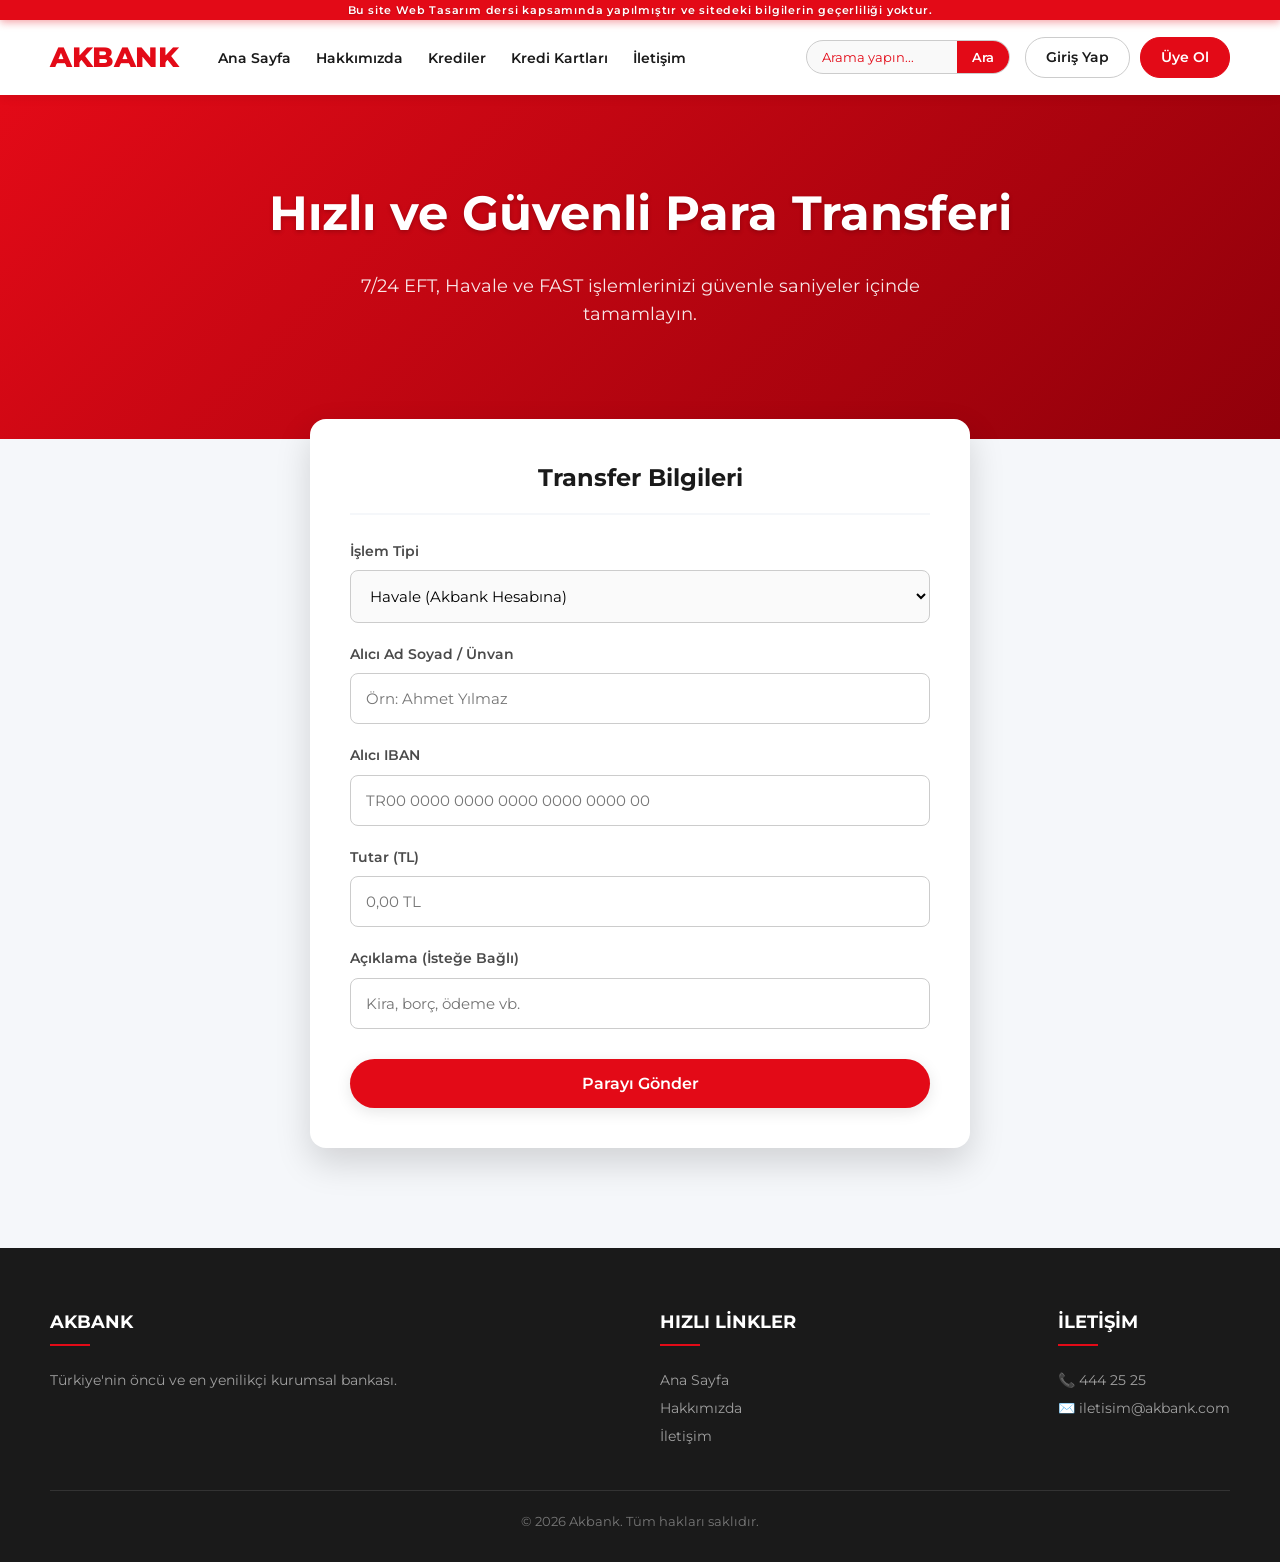
<file: para-transferi.html>
<!DOCTYPE html>
<html lang="tr">
<head>
    <meta charset="UTF-8">
    <meta name="viewport" content="width=device-width, initial-scale=1.0">
    <title>Para Transferi - Akbank</title>
    <link rel="stylesheet" href="css/style.css">
</head>
<body>

    <div class="top-warning">
        Bu site Web Tasarım dersi kapsamında yapılmıştır ve sitedeki bilgilerin geçerliliği yoktur.
    </div>

    <header>
        <div class="header-left">
            <div class="logo">AKBANK</div>
            <nav>
                <ul class="nav-links">
                    <li><a href="index.html">Ana Sayfa</a></li>
                    <li><a href="hakkimizda.html">Hakkımızda</a></li>
                    <li><a href="krediler.html">Krediler</a></li>
                    <li><a href="kredi-kartlari.html">Kredi Kartları</a></li>
                    <li><a href="iletisim.html">İletişim</a></li>
                </ul>
            </nav>
        </div>
        <div class="header-right">
            <div class="search-box">
                <input type="text" id="searchInput" placeholder="Arama yapın...">
                <button type="button" id="searchBtn">Ara</button>
            </div>
            <div id="authButtons" style="display: flex; gap: 10px;">
                <a href="#" class="auth-btn login-btn">Giriş Yap</a>
                <a href="#" class="auth-btn register-btn">Üye Ol</a>
            </div>
            <div id="userProfile" style="display: none; align-items: center; gap: 15px;">
                <span style="color: var(--akbank-red); font-weight: 500;" id="userDisplayName"></span>
                <button id="logoutBtn" class="auth-btn" style="background: #E30A17; border-color: #E30A17; cursor: pointer; color: white;">Çıkış</button>
            </div>
            <div class="hamburger" id="hamburger">
                <span></span>
                <span></span>
                <span></span>
            </div>
        </div>
    </header>

    <section class="hero" style="padding: 80px 50px;">
        <div class="hero-content">
            <h1>Hızlı ve Güvenli Para Transferi</h1>
            <p>7/24 EFT, Havale ve FAST işlemlerinizi güvenle saniyeler içinde tamamlayın.</p>
        </div>
    </section>

    <section style="padding: 40px 20px; max-width: 700px; margin: -60px auto 60px auto; position: relative; z-index: 10;">
        <div style="background: var(--white); padding: 40px; border-radius: 16px; box-shadow: 0 15px 35px rgba(0,0,0,0.15);">
            <h2 style="color: var(--akbank-dark); margin-bottom: 25px; font-size: 24px; text-align: center; border-bottom: 2px solid #F5F7FA; padding-bottom: 15px;">Transfer Bilgileri</h2>
            
            <form id="transferForm">
                <div style="margin-bottom: 20px;">
                    <label style="display: block; margin-bottom: 8px; font-weight: 600; color: var(--akbank-gray); font-size: 14px;">İşlem Tipi</label>
                    <select required style="width: 100%; padding: 15px; border: 1px solid #CCC; border-radius: 8px; font-family: 'Montserrat', sans-serif; font-size: 15px; outline: none; background: #FAFAFA;">
                        <option value="havale">Havale (Akbank Hesabına)</option>
                        <option value="eft">EFT / FAST (Başka Banka Hesabına)</option>
                    </select>
                </div>

                <div style="margin-bottom: 20px;">
                    <label style="display: block; margin-bottom: 8px; font-weight: 600; color: var(--akbank-gray); font-size: 14px;">Alıcı Ad Soyad / Ünvan</label>
                    <input type="text" required placeholder="Örn: Ahmet Yılmaz" style="width: 100%; padding: 15px; border: 1px solid #CCC; border-radius: 8px; font-family: 'Montserrat', sans-serif; font-size: 15px; outline: none;">
                </div>

                <div style="margin-bottom: 20px;">
                    <label style="display: block; margin-bottom: 8px; font-weight: 600; color: var(--akbank-gray); font-size: 14px;">Alıcı IBAN</label>
                    <input type="text" required placeholder="TR00 0000 0000 0000 0000 0000 00" style="width: 100%; padding: 15px; border: 1px solid #CCC; border-radius: 8px; font-family: 'Montserrat', sans-serif; font-size: 15px; outline: none; text-transform: uppercase;">
                </div>

                <div style="margin-bottom: 20px;">
                    <label style="display: block; margin-bottom: 8px; font-weight: 600; color: var(--akbank-gray); font-size: 14px;">Tutar (TL)</label>
                    <input type="number" required placeholder="0,00 TL" style="width: 100%; padding: 15px; border: 1px solid #CCC; border-radius: 8px; font-family: 'Montserrat', sans-serif; font-size: 15px; outline: none;">
                </div>

                <div style="margin-bottom: 30px;">
                    <label style="display: block; margin-bottom: 8px; font-weight: 600; color: var(--akbank-gray); font-size: 14px;">Açıklama (İsteğe Bağlı)</label>
                    <input type="text" placeholder="Kira, borç, ödeme vb." style="width: 100%; padding: 15px; border: 1px solid #CCC; border-radius: 8px; font-family: 'Montserrat', sans-serif; font-size: 15px; outline: none;">
                </div>

                <button type="submit" class="btn" style="background: var(--akbank-red); color: var(--white); border: none; padding: 15px; width: 100%; font-size: 16px;">Parayı Gönder</button>
            </form>
        </div>
    </section>

    <footer>
        <div class="footer-content">
            <div class="footer-col">
                <h4>AKBANK</h4>
                <p>Türkiye'nin öncü ve en yenilikçi kurumsal bankası.</p>
            </div>
            <div class="footer-col">
                <h4>HIZLI LİNKLER</h4>
                <ul>
                    <li><a href="index.html">Ana Sayfa</a></li>
                    <li><a href="hakkimizda.html">Hakkımızda</a></li>
                    <li><a href="iletisim.html">İletişim</a></li>
                </ul>
            </div>
            <div class="footer-col">
                <h4>İLETİŞİM</h4>
                <p>📞 444 25 25</p>
                <p>✉️ iletisim@akbank.com</p>
            </div>
        </div>
        <div class="footer-bottom">
            &copy; 2026 Akbank. Tüm hakları saklıdır.
        </div>
    </footer>

    <div id="loginModal" class="modal">
        <div class="modal-content">
            <span class="close-btn" id="closeLogin">&times;</span>
            <h2 style="color: var(--akbank-red); margin-bottom: 20px;">Akbank'a Giriş</h2>
            <form id="loginForm" class="modal-form">
                <div class="form-group">                    <label>Ad Soyad</label>
                    <input type="text" id="loginName" required placeholder="Adınız Soyadınız">
                </div>
                <div class="form-group">                    <label>T.C. Kimlik No</label>
                    <input type="text" id="loginId" required placeholder="11 Haneli Kimlik Numaranız">
                </div>
                <div class="form-group">
                    <label>Akbank Şifresi</label>
                    <input type="password" id="loginPass" required placeholder="Şifreniz">
                </div>
                <button type="submit" class="btn" style="width: 100%;">Güvenli Giriş</button>
                <p id="loginFeedback" class="feedback-msg"></p>
            </form>
        </div>
    </div>

    <div id="registerModal" class="modal">
        <div class="modal-content">
            <span class="close-btn" id="closeRegister">&times;</span>
            <h2 style="color: var(--akbank-red); margin-bottom: 20px;">Akbanklı Ol</h2>
            <form id="registerForm" class="modal-form">
                <div class="form-group">
                    <label>Ad Soyad</label>
                    <input type="text" id="regName" required placeholder="Adınız Soyadınız">
                </div>
                <div class="form-group">
                    <label>T.C. Kimlik No</label>
                    <input type="text" id="regTc" required placeholder="11 Haneli TCKN">
                </div>
                <div class="form-group">
                    <label>Cep Telefonu</label>
                    <input type="tel" id="regPhone" required placeholder="05XX XXX XX XX">
                </div>
                <button type="submit" class="btn" style="width: 100%;">Hemen Başvur</button>
                <p id="regFeedback" class="feedback-msg"></p>
            </form>
        </div>
    </div>

    <script src="js/script.js"></script>
    <script>
        document.getElementById('transferForm').addEventListener('submit', function(e) {
            e.preventDefault();
            alert('Para transferi işleminiz başarıyla simüle edildi! (Bu bir Web Tasarım Dersi projesi test sayfasıdır)');
            this.reset();
        });
    </script>
</body>
</html>
</file>
<file: css/style.css>
@import url('https://fonts.googleapis.com/css2?family=Montserrat:wght@400;500;600;700&display=swap');

* {
    margin: 0;
    padding: 0;
    box-sizing: border-box;
    font-family: 'Montserrat', sans-serif;
}

:root {
    --akbank-red: #E30A17;
    --akbank-dark: #1A1A1A;
    --akbank-gray: #4A4A4A;
    --white: #FFFFFF;
    --light-bg: #F5F7FA;
    --hover-red: #B80010;
    --shadow: 0 4px 15px rgba(0, 0, 0, 0.05);
    --shadow-hover: 0 10px 25px rgba(227, 10, 23, 0.15);
}

body {
    background-color: var(--light-bg);
    color: var(--akbank-dark);
    padding-top: 20px;
    line-height: 1.6;
}

.top-warning {
    position: fixed;
    top: 0;
    left: 0;
    width: 100%;
    height: 20px;
    background-color: var(--akbank-red);
    color: var(--white);
    text-align: center;
    font-size: 11px;
    font-weight: 600;
    line-height: 20px;
    z-index: 10000;
    letter-spacing: 0.8px;
    box-shadow: 0 2px 8px rgba(227, 10, 23, 0.4);
    text-shadow: 0 1px 2px rgba(0, 0, 0, 0.2);
}

header {
    background-color: var(--white);
    padding: 15px 50px;
    display: flex;
    justify-content: space-between;
    align-items: center;
    box-shadow: 0 2px 10px rgba(0,0,0,0.08);
    position: sticky;
    top: 20px;
    z-index: 999;
}

.header-left {
    display: flex;
    align-items: center;
    gap: 40px;
}

.logo {
    font-size: 28px;
    font-weight: 800;
    color: var(--akbank-red);
    letter-spacing: -0.5px;
}

.nav-links {
    list-style: none;
    display: flex;
    gap: 25px;
}

.nav-links a {
    text-decoration: none;
    color: var(--akbank-dark);
    font-weight: 600;
    font-size: 14px;
    transition: color 0.3s ease;
    position: relative;
}

.nav-links a::after {
    content: '';
    position: absolute;
    width: 0;
    height: 2px;
    bottom: -5px;
    left: 0;
    background-color: var(--akbank-red);
    transition: width 0.3s ease;
}

.nav-links a:hover {
    color: var(--akbank-red);
}

.nav-links a:hover::after {
    width: 100%;
}

.header-right {
    display: flex;
    align-items: center;
    gap: 15px;
}

.search-box {
    display: flex;
    align-items: center;
    border: 1px solid #CCC;
    border-radius: 20px;
    overflow: hidden;
    background-color: #F9F9F9;
}

.search-box input {
    border: none;
    padding: 8px 15px;
    outline: none;
    background: transparent;
    font-size: 13px;
    width: 150px;
    transition: width 0.3s ease;
    color: var(--akbank-red);
}

.search-box input::placeholder {
    color: var(--akbank-red);
}

.search-box input:focus {
    width: 200px;
}

.search-box button {
    background-color: var(--akbank-red);
    color: var(--white);
    border: none;
    padding: 8px 15px;
    cursor: pointer;
    font-weight: 600;
    font-size: 13px;
    transition: background-color 0.3s;
}

.search-box button:hover {
    background-color: var(--hover-red);
}

.auth-btn {
    padding: 8px 20px;
    border-radius: 20px;
    font-size: 14px;
    font-weight: 600;
    text-decoration: none;
    transition: all 0.3s ease;
}

.login-btn {
    color: var(--akbank-dark);
    border: 1px solid #CCC;
}

.login-btn:hover {
    border-color: var(--akbank-dark);
    background-color: #F5F5F5;
}

.register-btn {
    background-color: var(--akbank-red);
    color: var(--white);
    border: 1px solid var(--akbank-red);
}

.register-btn:hover {
    background-color: var(--hover-red);
}

.logout-btn {
    color: var(--white);
    background-color: #FF6B6B;
    border: 1px solid #FF6B6B;
}

.logout-btn:hover {
    background-color: #E74C3C;
    border-color: #E74C3C;
}

#logoutBtn {
    color: var(--white) !important;
}

.user-profile {
    display: flex;
    align-items: center;
    gap: 12px;
    padding: 0 10px;
}

.user-name {
    font-weight: 600;
    color: var(--akbank-dark);
    font-size: 14px;
    white-space: nowrap;
}

.auth-buttons {
    display: flex;
    gap: 10px;
}

.hamburger {
    display: none;
    cursor: pointer;
    margin-left: 10px;
}

.hamburger span {
    display: block;
    width: 25px;
    height: 3px;
    background-color: var(--akbank-dark);
    margin: 5px;
    transition: 0.3s;
}

.hero {
    background: linear-gradient(135deg, var(--akbank-red) 0%, #90000A 100%);
    color: var(--white);
    padding: 120px 50px;
    text-align: center;
    position: relative;
    overflow: hidden;
}

.hero-slider-container {
    background: linear-gradient(135deg, var(--akbank-red) 0%, #90000A 100%);
    color: var(--white);
    position: relative;
    overflow: hidden;
    width: 100%;
}

.hero-slider-track {
    display: flex;
    transition: transform 0.6s cubic-bezier(0.25, 1, 0.5, 1);
    width: 100%;
}

.hero-slide {
    min-width: 100%;
    padding: 120px 50px;
    display: flex;
    align-items: center;
    justify-content: center;
    text-align: center;
}

.hero-content {
    max-width: 800px;
    margin: 0 auto;
}

.hero-content h1 {
    font-size: 48px;
    font-weight: 700;
    margin-bottom: 20px;
    text-shadow: 0 2px 4px rgba(0,0,0,0.2);
}

.hero-content p {
    font-size: 18px;
    font-weight: 400;
    max-width: 600px;
    margin: 0 auto 30px auto;
    opacity: 0.9;
}

.prev-btn, .next-btn {
    cursor: pointer;
    position: absolute;
    top: 50%;
    transform: translateY(-50%);
    padding: 15px 20px;
    color: var(--white);
    font-size: 24px;
    font-weight: bold;
    background-color: rgba(0, 0, 0, 0.2);
    border: none;
    user-select: none;
    transition: 0.3s ease;
    z-index: 10;
    text-decoration: none;
}

.prev-btn {
    left: 0;
    border-radius: 0 8px 8px 0;
}

.next-btn {
    right: 0;
    border-radius: 8px 0 0 8px;
}

.prev-btn:hover, .next-btn:hover {
    background-color: rgba(0, 0, 0, 0.6);
}

.slider-dots {
    position: absolute;
    bottom: 30px;
    width: 100%;
    text-align: center;
}

.dot {
    display: inline-block;
    height: 12px;
    width: 12px;
    margin: 0 6px;
    background-color: rgba(255, 255, 255, 0.4);
    border-radius: 50%;
    cursor: pointer;
    transition: all 0.3s ease;
}

.dot.active, .dot:hover {
    background-color: var(--white);
    transform: scale(1.2);
}

.btn {
    display: inline-block;
    padding: 14px 30px;
    background-color: var(--white);
    color: var(--akbank-red);
    text-decoration: none;
    border-radius: 30px;
    font-weight: 600;
    font-size: 15px;
    transition: all 0.3s ease;
    border: 2px solid var(--white);
    box-shadow: 0 4px 15px rgba(0,0,0,0.1);
    cursor: pointer;
}

.btn:hover {
    background-color: transparent;
    color: var(--white);
    transform: translateY(-2px);
}

.services {
    padding: 80px 50px;
    text-align: center;
    max-width: 1200px;
    margin: 0 auto;
}

.services h2 {
    font-size: 32px;
    color: var(--akbank-dark);
    margin-bottom: 10px;
}

.subtitle {
    color: var(--akbank-gray);
    margin-bottom: 50px;
    font-size: 16px;
}

.service-cards {
    display: flex;
    gap: 30px;
    justify-content: center;
    flex-wrap: wrap;
}

.card {
    background-color: var(--white);
    padding: 40px 30px;
    border-radius: 12px;
    box-shadow: var(--shadow);
    flex: 1;
    min-width: 280px;
    max-width: 350px;
    transition: all 0.4s ease;
    border-bottom: 4px solid transparent;
}

.card h3 {
    color: var(--akbank-red);
    font-size: 22px;
    margin-bottom: 15px;
}

.card p {
    color: var(--akbank-gray);
    font-size: 15px;
}

.card:hover {
    transform: translateY(-10px);
    box-shadow: var(--shadow-hover);
    border-bottom: 4px solid var(--akbank-red);
}

.contact-section {
    padding: 60px 20px;
    max-width: 650px;
    margin: 40px auto;
    background: var(--white);
    border-radius: 12px;
    box-shadow: var(--shadow);
}

.contact-section h2 {
    text-align: center;
    color: var(--akbank-red);
    margin-bottom: 30px;
}

.form-group {
    margin-bottom: 20px;
}

.form-group label {
    display: block;
    margin-bottom: 8px;
    font-weight: 600;
    color: var(--akbank-dark);
}

.form-group input, .form-group textarea {
    width: 100%;
    padding: 15px;
    border: 1px solid #E0E0E0;
    border-radius: 8px;
    font-size: 15px;
    transition: all 0.3s ease;
    font-family: 'Montserrat', sans-serif;
    background-color: #FAFAFA;
}

.form-group input:focus, .form-group textarea:focus {
    outline: none;
    border-color: var(--akbank-red);
    background-color: var(--white);
    box-shadow: 0 0 0 3px rgba(227, 10, 23, 0.1);
}

.contact-form .btn {
    background-color: var(--akbank-red);
    color: var(--white);
    border-color: var(--akbank-red);
    width: 100%;
    border-radius: 8px;
    padding: 15px;
    font-size: 16px;
}

.contact-form .btn:hover {
    background-color: var(--hover-red);
    transform: translateY(0);
}

.feedback-msg {
    margin-top: 15px;
    font-weight: 600;
    text-align: center;
}

footer {
    background-color: var(--akbank-dark);
    color: var(--white);
    padding: 60px 50px 30px;
}

.footer-content {
    display: flex;
    justify-content: space-between;
    max-width: 1200px;
    margin: 0 auto;
    flex-wrap: wrap;
    gap: 40px;
}

.footer-col h4 {
    color: var(--white);
    font-size: 18px;
    margin-bottom: 20px;
    position: relative;
    padding-bottom: 10px;
}

.footer-col h4::after {
    content: '';
    position: absolute;
    left: 0;
    bottom: 0;
    width: 40px;
    height: 2px;
    background-color: var(--akbank-red);
}

.footer-col p, .footer-col ul {
    color: #A0A0A0;
    font-size: 14px;
    list-style: none;
    line-height: 2;
}

.footer-col a {
    color: #A0A0A0;
    text-decoration: none;
    transition: color 0.3s ease;
}

.footer-col a:hover {
    color: var(--white);
}

.footer-bottom {
    text-align: center;
    margin-top: 40px;
    border-top: 1px solid #333;
    padding-top: 20px;
    color: #777;
    font-size: 13px;
}

.interactive-campaign-banner {
    background: linear-gradient(45deg, var(--akbank-red), #ff4d4d);
    padding: 50px 20px;
    border-radius: 16px;
    text-align: center;
    color: var(--white);
    max-width: 1000px;
    margin: 80px auto;
    box-shadow: 0 10px 30px rgba(227, 10, 23, 0.3);
    transition: all 0.4s ease;
    display: block;
    text-decoration: none;
    position: relative;
    overflow: hidden;
}

.interactive-campaign-banner:hover {
    transform: translateY(-8px) scale(1.02);
    box-shadow: 0 20px 40px rgba(227, 10, 23, 0.5);
}

.interactive-campaign-banner h2 {
    font-size: 36px;
    margin-bottom: 15px;
    font-weight: 700;
}

.interactive-campaign-banner p {
    font-size: 18px;
    font-weight: 500;
    opacity: 0.9;
}

.interactive-campaign-banner .action-text {
    display: inline-block;
    margin-top: 20px;
    background: var(--white);
    color: var(--akbank-red);
    padding: 10px 25px;
    border-radius: 30px;
    font-weight: bold;
    transition: 0.3s;
}

.interactive-campaign-banner:hover .action-text {
    background: var(--akbank-dark);
    color: var(--white);
}

:target {
    animation: horizontalGlowEffect 2.5s ease-out;
    scroll-margin-top: 150px;
}

@keyframes horizontalGlowEffect {
    0% { 
        box-shadow: 0 0 0 rgba(227, 10, 23, 0); 
    }
    15% { 
        box-shadow: -40px 0 30px -10px rgba(227, 10, 23, 0.6), 
                     40px 0 30px -10px rgba(227, 10, 23, 0.6); 
        transform: scale(1.02); 
    }
    100% { 
        box-shadow: var(--shadow); 
        transform: scale(1); 
    }
}

.modal {
    display: none;
    position: fixed; 
    z-index: 10000; 
    left: 0;
    top: 0;
    width: 100%; 
    height: 100%; 
    background-color: rgba(0,0,0,0.6); 
    backdrop-filter: blur(4px);
}

.modal-content {
    background-color: var(--white);
    margin: 8% auto; 
    padding: 40px;
    border-radius: 12px;
    width: 90%;
    max-width: 450px;
    box-shadow: 0 15px 40px rgba(0,0,0,0.4);
    position: relative;
    animation: modalFadeIn 0.4s ease-out;
}

@keyframes modalFadeIn {
    from {transform: translateY(-50px); opacity: 0;}
    to {transform: translateY(0); opacity: 1;}
}

.close-btn {
    color: var(--akbank-gray);
    position: absolute;
    top: 15px;
    right: 25px;
    font-size: 32px;
    font-weight: bold;
    cursor: pointer;
    transition: color 0.3s;
}

.close-btn:hover {
    color: var(--akbank-red);
}

.modal-form .form-group {
    text-align: left;
    margin-bottom: 20px;
}

.modal-form label {
    font-size: 14px;
    margin-bottom: 8px;
}

.modal-form input {
    width: 100%;
    padding: 12px;
    border: 1px solid #CCC;
    border-radius: 8px;
    background-color: #F9F9F9;
}

.modal-form input:focus {
    outline: none;
    border-color: var(--akbank-red);
    background-color: var(--white);
}

@media (max-width: 768px) {
    header {
        padding: 15px 20px;
    }
    
    .header-right .search-box,
    .header-right .auth-btn {
        display: none;
    }

    .nav-links {
        display: none;
        flex-direction: column;
        width: 100%;
        background: var(--white);
        position: absolute;
        top: 75px;
        left: 0;
        padding: 20px 0;
        text-align: center;
        box-shadow: 0 10px 10px rgba(0,0,0,0.05);
    }
    
    .nav-links.active {
        display: flex;
    }
    
    .hamburger {
        display: block;
    }
    
    .hero, .hero-slide {
        padding: 80px 20px;
    }
    
    .hero-content h1 {
        font-size: 32px;
    }
    
    .services {
        padding: 50px 20px;
    }
    
    .footer-content {
        flex-direction: column;
    }
}
</file>
